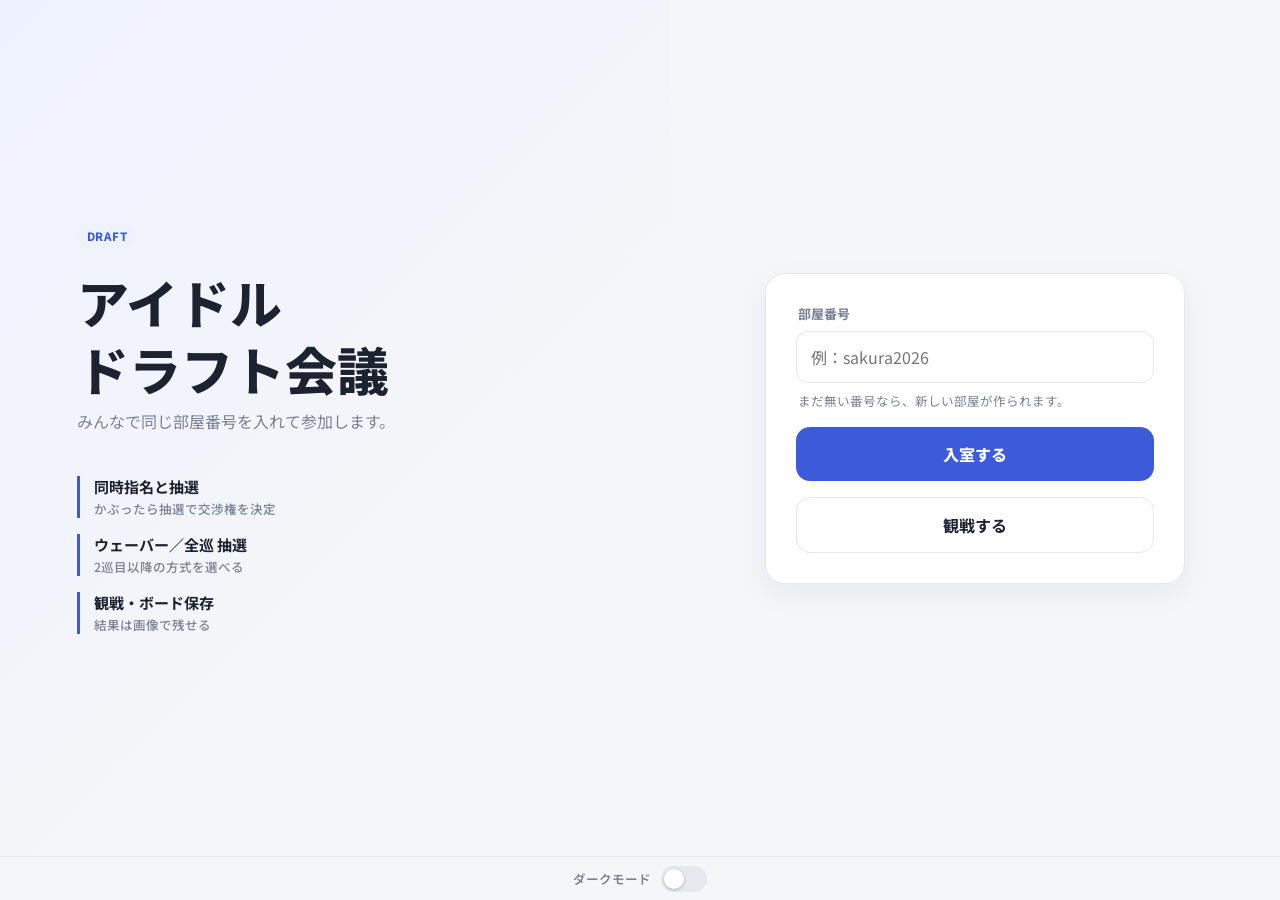
<file: index.html>
<!DOCTYPE html>
<html lang="ja">
<head>
<meta charset="UTF-8">
<meta name="viewport" content="width=device-width, initial-scale=1.0, maximum-scale=1.0">
<title>ドラフト会議シミュレーター</title>
<link rel="preconnect" href="https://fonts.googleapis.com">
<link rel="preconnect" href="https://fonts.gstatic.com" crossorigin>
<link href="https://fonts.googleapis.com/css2?family=Noto+Sans+JP:wght@400;500;700;800&display=swap" rel="stylesheet">
<script>/* 画面を描く前に、前回選んだ表示(ライト/ダーク)を当てる */try{if(localStorage.getItem('idol_draft_theme')==='dark')document.documentElement.dataset.theme='dark';}catch(e){}</script>
<style>
/* ===== 色(ライト=白基調 / ダーク=黒基調)。切り替えは画面下のスイッチ(html[data-theme]) ===== */
:root{
  --bg:#f5f6f8; --surface:#fff; --surface2:#f0f2f5; --text:#1c2230; --muted:#7a8194; --line:#e6e8ee;
  --accent:#3b5bdb; --accent-soft:#eef2ff; --on-accent:#fff;
  --gold:#d9a400; --gold-soft:#fff6d6; --gold-text:#8a6500;
  --danger:#d64545; --chip-on:#1c2230; --chip-on-text:#fff;
  --shadow:0 1px 2px rgba(20,30,60,.05); --overlay:rgba(15,20,35,.45);
  --themebar-h:44px;
  color-scheme:light;
}
html[data-theme="dark"]{
  --bg:#0d0e11; --surface:#17191e; --surface2:#1f2229; --text:#eef0f4; --muted:#8b92a1; --line:#272b33;
  --accent:#5b7cfa; --accent-soft:rgba(91,124,250,.16); --on-accent:#fff;
  --gold:#e3b341; --gold-soft:rgba(227,179,65,.14); --gold-text:#f0cd6e;
  --danger:#ff6b6b; --chip-on:#eef0f4; --chip-on-text:#0d0e11;
  --shadow:none; --overlay:rgba(0,0,0,.6);
  color-scheme:dark;
}
*{box-sizing:border-box;}
html,body{margin:0; padding:0;}
body{background:var(--bg); color:var(--text); font-family:'Noto Sans JP','Hiragino Sans',sans-serif; -webkit-font-smoothing:antialiased; -webkit-tap-highlight-color:transparent;}
button{font-family:inherit; color:inherit;}
#app{display:flex; flex-direction:column; min-height:100vh; padding-bottom:calc(var(--themebar-h) + env(safe-area-inset-bottom));}
.boot{padding:40px 20px; color:var(--muted); text-align:center;}

/* ヘッダー(1行) */
.hd{position:sticky; top:0; z-index:20; background:var(--surface); border-bottom:1px solid var(--line); padding:12px 16px 12px 18px; display:flex; align-items:center; gap:10px; min-height:56px;}
.hd-r{font-size:18px; font-weight:800; white-space:nowrap;}
.hd-p{font-size:13px; color:var(--muted); overflow:hidden; text-overflow:ellipsis; white-space:nowrap; min-width:0;}
.hd .tag{flex:none;}
.hd-menu{margin-left:auto; flex:none; width:38px; height:38px; border:none; background:none; border-radius:50%; font-size:21px; color:var(--muted); cursor:pointer;}
.hd-menu:active{background:var(--surface2);}

/* 本文 */
.page{flex:1; width:100%; max-width:640px; margin:0 auto; padding:16px 16px 24px;}
.side{display:flex; flex-direction:column; gap:0;}
.lbl{display:block; font-size:13px; color:var(--muted); font-weight:700; margin:18px 2px 8px;}
.page > .main > .lbl:first-child, .side > .lbl:first-child, .panel > .lbl:first-child{margin-top:2px;}
.note{font-size:12.5px; color:var(--muted); line-height:1.6; margin:8px 2px 0;}
.center{text-align:center;}
.alert{background:var(--gold-soft); color:var(--gold-text); border-radius:12px; padding:11px 14px; font-size:13.5px; font-weight:700; margin-bottom:12px; line-height:1.5;}
.alert.err{background:rgba(214,69,69,.12); color:var(--danger);}
.list{background:var(--surface); border-radius:14px; overflow:hidden; box-shadow:var(--shadow);}
.panel{background:var(--surface); border:1px solid var(--line); border-radius:14px; padding:16px; margin-top:14px;}
.pc-only{display:none !important;}

/* 入力 */
input[type=text],input[type=number]{width:100%; background:var(--surface); border:1px solid var(--line); border-radius:12px; padding:13px 14px; color:var(--text); font-size:16px; font-family:inherit;}
input:focus{outline:none; border-color:var(--accent);}
input.search{padding-left:40px; background:var(--surface) url("data:image/svg+xml,%3Csvg xmlns='http://www.w3.org/2000/svg' width='18' height='18' viewBox='0 0 24 24' fill='none' stroke='%238b92a1' stroke-width='2.4' stroke-linecap='round'%3E%3Ccircle cx='11' cy='11' r='7'/%3E%3Cpath d='m20 20-3.5-3.5'/%3E%3C/svg%3E") no-repeat 14px center;}
.two{display:flex; gap:10px;} .two > *{flex:1; min-width:0;}
.stepper{display:flex; align-items:center; background:var(--surface); border:1px solid var(--line); border-radius:12px; padding:6px;}
.stepper input{border:none; background:none; text-align:center; font-size:18px; font-weight:800; padding:6px 0; -moz-appearance:textfield;}
.stepper input::-webkit-inner-spin-button,.stepper input::-webkit-outer-spin-button{-webkit-appearance:none; margin:0;}
.stepper button{flex:none; width:34px; height:34px; border-radius:50%; border:none; background:var(--surface2); color:var(--muted); font-size:18px; font-weight:800; cursor:pointer;}
.seg{display:flex; background:var(--surface2); border-radius:12px; padding:4px; gap:4px;}
.seg button{flex:1; border:none; background:none; padding:10px 6px; border-radius:9px; font-size:13.5px; font-weight:700; color:var(--muted); cursor:pointer; line-height:1.4; word-break:keep-all;}
.seg button.active{background:var(--surface); color:var(--accent); box-shadow:0 1px 3px rgba(0,0,0,.12);}

/* ボタン */
.btn{display:block; width:100%; text-align:center; padding:15px; border:none; border-radius:14px; font-size:16px; font-weight:800; background:var(--accent); color:var(--on-accent); cursor:pointer; text-decoration:none; transition:transform .08s ease, opacity .15s ease;}
.btn:active{transform:scale(.98);}
.btn:disabled{background:var(--surface2); color:var(--muted); cursor:default; transform:none;}
.btn.line{background:transparent; border:1px solid var(--line); color:var(--text); font-weight:700;}
.btn.gold{background:var(--gold); color:#2a2000;}
.btn.red{background:var(--danger); color:#fff;}
.btn.link{background:transparent; color:var(--muted); font-size:13.5px; font-weight:600; padding:10px 0 2px;}
.btn + .btn{margin-top:10px;}
.btn.link + .btn.link{margin-top:0;}
.page .btn,.gate-layout .btn{margin-top:16px;}

/* 下に固定するボタン欄 */
.actionbar{position:sticky; bottom:calc(var(--themebar-h) + env(safe-area-inset-bottom)); z-index:15; background:var(--surface); border-top:1px solid var(--line);}
.actionbar-in{max-width:640px; margin:0 auto; padding:12px 16px 12px;}
.bar-info{font-size:12.5px; color:var(--muted); margin-bottom:8px; display:flex; align-items:center; gap:6px;}
.bar-note{font-size:13.5px; color:var(--muted); text-align:center; margin:4px 0;}
.dots{display:inline-flex; gap:4px; flex-wrap:wrap;} .dots i{width:8px; height:8px; border-radius:50%; background:var(--line); display:inline-block;} .dots i.ok{background:var(--accent);}
.prog{display:flex; align-items:center; gap:10px; justify-content:center; font-size:13px; color:var(--muted); margin:16px 0 0;}

/* 画面下のダークモードスイッチ */
.themebar{position:fixed; left:0; right:0; bottom:0; z-index:50; height:calc(var(--themebar-h) + env(safe-area-inset-bottom)); padding-bottom:env(safe-area-inset-bottom); background:var(--bg); border-top:1px solid var(--line); display:flex; align-items:center; justify-content:center; gap:10px; font-size:12.5px; color:var(--muted); font-weight:600;}
.switch{position:relative; width:46px; height:26px; border-radius:13px; border:none; background:var(--line); cursor:pointer; padding:0; transition:background .2s ease;}
.switch::after{content:""; position:absolute; top:3px; left:3px; width:20px; height:20px; border-radius:50%; background:#fff; box-shadow:0 1px 3px rgba(0,0,0,.25); transition:transform .2s ease;}
.switch[aria-checked="true"]{background:var(--accent);}
.switch[aria-checked="true"]::after{transform:translateX(20px);}

/* グループのタブ */
.tabs{display:flex; gap:8px; margin:12px -16px 10px; padding:0 16px 2px; overflow-x:auto; white-space:nowrap; scrollbar-width:none;}
.tabs::-webkit-scrollbar{display:none;}
.tab{flex:none; padding:7px 13px; border-radius:100px; background:var(--surface); border:1px solid var(--line); font-size:13px; color:var(--muted); font-weight:700; cursor:pointer;}
.tab.on{background:var(--chip-on); border-color:var(--chip-on); color:var(--chip-on-text);}
.tabs.dim .tab.on{background:var(--surface); border-color:var(--line); color:var(--muted);}

/* 選手一覧 */
.player-list{background:var(--surface); border-radius:14px; overflow:hidden; box-shadow:var(--shadow);}
.player-item{display:flex; align-items:center; gap:12px; padding:10px 14px; border-bottom:1px solid var(--line); cursor:pointer; min-height:62px;}
.player-item.last-visible{border-bottom:none;}
.player-item .pname{font-size:15.5px; font-weight:700;}
.player-item.selected{background:var(--accent-soft);}
.player-item.selected::after{content:"✓"; margin-left:auto; flex:none; width:24px; height:24px; border-radius:50%; background:var(--accent); color:#fff; display:flex; align-items:center; justify-content:center; font-size:13px; font-weight:800;}
.player-item.taken{cursor:default;}
.player-item.taken .pname{color:var(--muted);}
.picked-tag{margin-left:auto; font-size:11.5px; color:var(--muted);}
.list-empty{padding:18px 14px; color:var(--muted); font-size:13.5px; text-align:center;}

/* 写真 */
.ph{display:inline-flex; align-items:center; justify-content:center; flex:none; border-radius:50%; overflow:hidden; background:var(--ph-bg,#4a5568); color:#fff; font-weight:800; position:relative;}
.ph img{width:100%; height:100%; object-fit:cover; object-position:50% 20%; display:block;}
.ph-sm{width:44px; height:44px; font-size:17px;}
.ph-md{width:36px; height:36px; font-size:14px;}
.ph-lg{width:170px; height:170px; font-size:70px; margin:14px auto 12px; box-shadow:0 0 0 6px var(--bg), 0 0 0 8px var(--gold);}
.ph-lg.winner{animation:phglow 1.6s ease-in-out infinite alternate;}
.ph-empty{background:var(--surface2);}
@keyframes phglow{from{box-shadow:0 0 0 6px var(--bg),0 0 0 8px var(--gold),0 0 18px 4px rgba(217,164,0,.35);}to{box-shadow:0 0 0 6px var(--bg),0 0 0 8px var(--gold),0 0 44px 14px rgba(217,164,0,.6);}}

/* 球団の一覧 */
.team-row{display:flex; align-items:center; gap:10px; padding:13px 14px; border-bottom:1px solid var(--line); font-size:15px; width:100%; background:none; border-left:none; border-right:none; border-top:none; text-align:left; cursor:pointer;}
.team-row:last-child{border-bottom:none;}
.team-row .dot{width:10px; height:10px; border-radius:50%; flex:none;}
.team-row .who{margin-left:auto; font-size:13px; color:var(--muted);}
.team-row.taken{color:var(--muted); cursor:default;}
.team-row.mine{background:var(--accent-soft);}
.team-row.mine .who{color:var(--accent); font-weight:700;}
.team-row.free .who{color:var(--accent); font-weight:700;}

/* タグ・チップ */
.tag{font-size:11px; font-weight:700; color:var(--gold-text); background:var(--gold-soft); padding:3px 7px; border-radius:6px; white-space:nowrap;}
.tag.me{color:var(--accent); background:var(--accent-soft);}
.tag.gray{color:var(--muted); background:var(--surface2);}
.badge{display:inline-block; font-size:11.5px; font-weight:800; letter-spacing:.06em; padding:4px 10px; border-radius:100px; background:var(--accent-soft); color:var(--accent);}
.chips{display:flex; gap:6px; flex-wrap:wrap;}
.chip{font-size:13px; padding:6px 11px; border-radius:100px; background:var(--surface); border:1px solid var(--line); color:var(--muted);}
.chip.now{background:var(--accent); border-color:var(--accent); color:#fff; font-weight:700;}
.chip.ok{color:var(--text); font-weight:700;}
.chip.done{opacity:.45;}

/* 待ち表示 */
.wait{text-align:center; padding:22px 10px 8px;}
.wait-big{font-size:20px; font-weight:800; line-height:1.4;}
.wait-sm{font-size:13.5px; color:var(--muted); margin-top:6px; line-height:1.6;}

/* 指名結果の行 */
.srow{display:flex; align-items:center; gap:12px; padding:11px 14px; border-bottom:1px solid var(--line);}
.srow:last-child{border-bottom:none;}
.s-team{font-size:13px; color:var(--muted); width:64px; flex:none; overflow:hidden; text-overflow:ellipsis; white-space:nowrap;}
.s-player{flex:1; font-size:15.5px; font-weight:700; min-width:0;}
.s-player.e{color:var(--muted); font-weight:500;}

/* 確定表示 */
.decided{text-align:center; padding:10px 0 4px;}
.decided .k{font-size:13px; color:var(--accent); font-weight:800;}
.decided .ph-lg{box-shadow:0 0 0 6px var(--bg), 0 0 0 8px var(--accent);}
.decided .n{font-size:24px; font-weight:800;}

/* 抽選 */
.lot{text-align:center; padding-top:8px;}
.lot-k{font-size:12.5px; color:var(--muted); font-weight:700; letter-spacing:.08em;}
.lot-name{font-size:26px; font-weight:800;}
.lot-grp{font-size:13px; color:var(--muted); margin-top:2px;}
.vs{display:flex; justify-content:center; flex-wrap:wrap; gap:10px; margin:20px 0 0;}
.vs span{padding:10px 18px; border-radius:12px; background:var(--surface); border:1px solid var(--line); font-weight:700; font-size:15px;}
.vs span.win{border:2px solid var(--gold); background:var(--gold-soft);}
.vs span.lose{color:var(--muted); opacity:.6;}
.lot-slot{margin:22px auto 0; font-size:24px; font-weight:800; min-height:34px;}
.lot-slot.winner{animation:pop .4s ease;}
.lot-sub{font-size:15px; color:var(--muted); min-height:22px;}
@keyframes pop{0%{transform:scale(.9);}60%{transform:scale(1.06);}100%{transform:scale(1);}}

/* ドラフトボード */
.board-scroll{overflow:auto; max-height:60vh; background:var(--surface); border-radius:14px; box-shadow:var(--shadow);}
.board-table{border-collapse:separate; border-spacing:0; width:100%; font-size:13px;}
.board-table th,.board-table td{padding:10px 10px; border-bottom:1px solid var(--line); text-align:left; white-space:nowrap;}
.board-table tr:last-child td{border-bottom:none;}
.board-table th{position:sticky; top:0; z-index:1; font-size:12px; color:var(--muted); font-weight:700; background:var(--surface2);}
.board-table th:first-child,.board-table td:first-child{position:sticky; left:0; z-index:2; text-align:center; color:var(--muted); width:34px; background:var(--surface);}
.board-table th:first-child{background:var(--surface2); z-index:3;}
.board-table td.e{color:var(--muted);}
.lot-dot{color:var(--gold); font-size:10px; margin-left:3px; vertical-align:middle;}

/* 入室画面 */
.gate-layout{flex:1; width:100%; max-width:480px; margin:0 auto; padding:34px 20px 24px;}
.gate-feat{display:none;}
.title{font-size:28px; font-weight:800; line-height:1.3; margin:16px 0 6px;}
.lead{font-size:14px; color:var(--muted); line-height:1.6; margin:0 0 6px;}

/* トースト・モーダル・メニュー */
.toast{position:fixed; left:50%; bottom:calc(var(--themebar-h) + 90px); transform:translateX(-50%); background:var(--text); color:var(--bg); padding:12px 18px; border-radius:12px; font-size:13.5px; max-width:88%; box-shadow:0 8px 24px rgba(0,0,0,.25); z-index:300; text-align:center; opacity:0; transition:opacity .2s ease; pointer-events:none;}
.toast.show{opacity:1;}
/* 通信中の表示: 上部の細い帯と、押したボタンのくるくる */
.netbar{position:fixed; top:0; left:0; right:0; height:3px; z-index:400; overflow:hidden; opacity:0; transition:opacity .2s ease; pointer-events:none;}
.netbar.show{opacity:1;}
.netbar::before{content:""; position:absolute; top:0; bottom:0; left:-40%; width:40%; background:var(--accent); animation:netbar 1s ease-in-out infinite;}
@keyframes netbar{from{left:-40%;}to{left:100%;}}
.is-busy{opacity:.65; pointer-events:none;}
.btn.is-busy::after{content:""; display:inline-block; width:14px; height:14px; margin-left:8px; vertical-align:-2px; border:2px solid currentColor; border-right-color:transparent; border-radius:50%; animation:spin .7s linear infinite;}
@keyframes spin{to{transform:rotate(360deg);}}
.modal-overlay{position:fixed; inset:0; background:var(--overlay); display:flex; align-items:center; justify-content:center; z-index:200; padding:20px;}
.modal-box{background:var(--surface); color:var(--text); border-radius:18px; padding:22px 20px 18px; max-width:360px; width:100%; box-shadow:0 20px 40px rgba(0,0,0,.3);}
.modal-box p{font-size:15.5px; font-weight:700; line-height:1.6; margin:0 0 18px;}
.modal-box .row{display:flex; gap:10px;}
.modal-box .row > *{flex:1; margin-top:0 !important; padding:13px; font-size:15px;}
.sheet-overlay{position:fixed; inset:0; background:var(--overlay); z-index:200; display:flex; align-items:flex-end; justify-content:center;}
.sheet{width:100%; max-width:640px; max-height:86vh; overflow-y:auto; background:var(--surface); color:var(--text); border-radius:22px 22px 0 0; padding:10px 18px calc(24px + env(safe-area-inset-bottom));}
.sheet .grab{width:40px; height:5px; border-radius:3px; background:var(--line); margin:0 auto 12px;}
.sheet-title{font-size:16px; font-weight:800; margin:4px 2px 12px;}
.sheet .it{display:flex; align-items:center; gap:10px; width:100%; padding:15px 4px; border:none; border-bottom:1px solid var(--line); background:none; font-size:15.5px; font-weight:600; text-align:left; cursor:pointer;}
.sheet .it:last-child{border-bottom:none;}
.sheet .it .r{margin-left:auto; color:var(--muted); font-size:13.5px; font-weight:500;}
.sheet .it.danger{color:var(--danger);}
.sheet .it.sub{font-size:13px; color:var(--muted);}
.dbg{font-size:12px; color:var(--muted); line-height:1.9;}
.dbg b{color:var(--text);}

/* ===== PC / タブレット幅 ===== */
@media (min-width:768px){
  .hd{padding:14px 28px;}
  .page{padding:22px 28px 28px;}
  .page.wide{max-width:1000px;}
  .page.has-side{max-width:1000px; display:grid; grid-template-columns:minmax(0,1fr) 300px; gap:24px; align-items:start;}
  .page.has-side .side{position:sticky; top:80px;}
  .page.has-side .side > .panel:first-child,.page.has-side .side > .lbl:first-child{margin-top:0;}
  .pc-only{display:block !important;}
  .actionbar.mobile-only{display:none;}
  .actionbar-in{max-width:640px;}
  .tabs{flex-wrap:wrap; overflow:visible; margin:12px 0 12px; padding:0;}
  .player-list{display:grid; grid-template-columns:repeat(auto-fill,minmax(210px,1fr)); gap:10px; background:none; box-shadow:none; border-radius:0; overflow:visible;}
  .player-item,.player-item.last-visible{background:var(--surface); border:1px solid var(--line); border-radius:12px;}
  .player-item.selected{border-color:var(--accent); background:var(--accent-soft);}
  .board-scroll{max-height:70vh;}
  .board-table{font-size:13.5px;}
  /* 入室画面(PC): 左にタイトルと特徴、右に入力欄のカード */
  .gate-layout{max-width:none; margin:0; padding:0; display:grid; grid-template-columns:minmax(0,1.1fr) minmax(0,1fr); min-height:calc(100vh - var(--themebar-h));}
  .gate-intro{display:flex; flex-direction:column; justify-content:center; padding:40px 6vw; background:linear-gradient(135deg, var(--accent-soft), transparent 70%);}
  .gate-intro .title{font-size:52px; margin-top:20px;}
  .gate-intro .lead{font-size:16px;}
  .gate-feat{display:flex; flex-direction:column; gap:16px; margin-top:36px;}
  .gate-feat > div{font-size:15px; font-weight:700; padding-left:14px; border-left:3px solid var(--accent);}
  .gate-feat small{display:block; font-weight:500; color:var(--muted); font-size:12.5px; margin-top:2px;}
  .gate-form-wrap{display:flex; align-items:center; justify-content:center; padding:40px 5vw;}
  .gate-form{width:100%; max-width:420px; background:var(--surface); border:1px solid var(--line); border-radius:20px; padding:30px; box-shadow:0 10px 30px rgba(20,30,60,.06);}
  .gate-form > .lbl:first-of-type{margin-top:0;}
}
@media (min-width:1200px){
  .page.wide,.page.has-side{max-width:1240px;}
  .page.has-side{grid-template-columns:minmax(0,1fr) 320px;}
}
</style>
</head>
<body>
<div id="app"><div class="boot">読み込み中...</div></div>
<script>
const TEAM_COLORS=['#e3b341','#3e8963','#d9534f','#5a9bdc','#b06ae2','#e2903e','#3ec6c6','#c6a15b','#8c97ab','#e2609e','#6ae28c','#9b7be2','#d97ba0','#79a86a','#c98f4f','#5e8fd9','#a35ce0','#4fae94','#d96b6b','#8f9c4f'];
let PRESET_PLAYERS=[];
let PHOTO_MAP={};
const GROUP_PH_COLORS={'乃木坂46':'#7b4fa0','櫻坂46':'#d9779a','日向坂46':'#5a9bdc','=LOVE':'#e2609e','≠ME':'#3ec6c6','≒JOY':'#e2903e','僕が見たかった青空':'#4fae94','WHITE SCORPION':'#8c97ab','Rain Tree':'#79a86a'};
function photoHTML(name, size, extraCls, playerId){
  const pl=state&&state.players?state.players.find(x=>x.name===name):null;
  const bg=GROUP_PH_COLORS[pl?pl.pos:'']||'#4a5568';
  const url=PHOTO_MAP[name];
  const ini=esc(String(name||'?').charAt(0));
  const img=url?`<img src="${esc(url)}" alt="" loading="lazy" referrerpolicy="no-referrer" data-ini="${ini}">`:ini;
  const act=(url&&playerId)?` data-act="show-photo" data-id="${esc(playerId)}" style="--ph-bg:${bg}; cursor:zoom-in;"`:` style="--ph-bg:${bg}"`;
  return `<span class="ph ph-${size} ${extraCls||''}"${act}>${img}</span>`;
}
document.addEventListener('error',e=>{ const t=e.target; if(t&&t.tagName==='IMG'&&t.dataset&&t.dataset.ini!==undefined){ t.replaceWith(document.createTextNode(t.dataset.ini)); } },true);
let presetPlayersLoadError=false;
async function loadPresetPlayers(){
  try{
    const res=await fetch('./players.json');
    if(!res.ok) throw new Error('HTTP '+res.status);
    const data=await res.json();
    // {name, group} 形式のJSONを内部形式(name, pos)に変換
    PRESET_PLAYERS=data.map(p=>[p.name, p.group]);
    PHOTO_MAP={}; data.forEach(p=>{ if(p.photo) PHOTO_MAP[p.name]=p.photo; });
  }catch(e){
    presetPlayersLoadError=true;
    PRESET_PLAYERS=[];
  }
}
let roomCode=null, state=null, myId=null, lastStateStr=null;
let selectedPlayerId=null, showBoard=false, boardTaken=true;
const app=document.getElementById('app');
const uid=(p)=>p+'_'+Date.now().toString(36)+Math.random().toString(36).slice(2,7);
const esc=(s)=>String(s??'').replace(/[&<>"']/g,c=>({'&':'&amp;','<':'&lt;','>':'&gt;','"':'&quot;',"'":'&#39;'}[c]));

/* ▼▼ 主催者が作成したFirebase Realtime DatabaseのURLに書き換え済み ▼▼ */
const FIREBASE_URL='https://idol-draft-default-rtdb.asia-southeast1.firebasedatabase.app';
/* ▲▲ ここまで ▲▲ */

function sanitizeRoomCode(s){
  return String(s||'').trim().replace(/[\s\/\\'"]/g,'').slice(0,24);
}
function roomUrl(){ return `${FIREBASE_URL}/rooms/${encodeURIComponent(roomCode)}.json`; }
function identityKey(){ return `idol_draft_identity:${roomCode}`; }
function lockUrl(){ return `${FIREBASE_URL}/locks/${encodeURIComponent(roomCode)}.json`; }
const LOCK_TIMEOUT_MS=15000;
const FETCH_TIMEOUT_MS=7000;
/* 通信に待ち時間の上限を付ける(電波が悪いと応答が返らず、ボタンが無反応のままになるため) */
function fetchT(url, opts){
  const ctrl=new AbortController();
  const timer=setTimeout(()=>ctrl.abort(), FETCH_TIMEOUT_MS);
  return fetch(url, {...(opts||{}), signal:ctrl.signal}).finally(()=>clearTimeout(timer));
}

/* 排他ロック取得: if-none-match:'*' はレスポンスヘッダーの読み取りに依存せず、
   ステータスコード(412=既にロックあり)だけで判定できるため確実に動作する */
async function tryAcquireLock(token){
  try{
    const res=await fetchT(lockUrl(), {
      method:'PUT',
      headers:{'Content-Type':'application/json','if-none-match':'*'},
      body:JSON.stringify({token, ts:Date.now()})
    });
    if(res.ok) return true;
    if(res.status===412){
      try{
        const cur=await fetchT(lockUrl(), {headers:{'X-Firebase-ETag':'true'}});
        const text=await cur.text();
        const data=(text && text!=='null') ? JSON.parse(text) : null;
        // ちょうど解放された直後なら、無理に上書きせず取り直す(上書きすると複数の端末が同時にロックを持ってしまう)
        if(!data) return false;
        // 既存ロックが古すぎる(操作中に落ちた等)場合は期限切れとみなして奪取。
        // ETagが読めれば「見たときのまま」の場合だけ上書きするので、同時に奪いに来ても1台だけが成功する
        if((Date.now()-data.ts) > LOCK_TIMEOUT_MS){
          const etag=cur.headers.get('ETag');
          const headers={'Content-Type':'application/json'};
          if(etag) headers['if-match']=etag;
          const force=await fetchT(lockUrl(), {method:'PUT', headers, body:JSON.stringify({token, ts:Date.now()})});
          return force.ok;
        }
      }catch(e){}
      return false;
    }
    return false;
  }catch(e){
    // 応答が返らなかっただけで、ロック自体は取れている場合がある。自分のロックなら消しておく(残ると15秒間だれも操作できない)。
    // 消す処理は待たずに裏で行い、呼び出し元にはすぐ「通信できなかった」と返す
    (async ()=>{
      try{
        const cur=await fetchT(lockUrl());
        const text=await cur.text();
        const data=(text && text!=='null') ? JSON.parse(text) : null;
        if(data && data.token===token) await fetchT(lockUrl(), {method:'DELETE'});
      }catch(e2){}
    })();
    return 'offline';
  }
}
async function releaseLock(){
  try{ await fetchT(lockUrl(), {method:'DELETE'}); }catch(e){}
}
const LOCK_WAIT_MS=20000;
let lockDepth=0; // 自分の端末で書き込み中の操作の数
/* 状態を書き換える操作は必ずこれで包み、同時操作による上書き事故を防ぐ。
   大勢が同時に押しても失敗しないよう、ロックが空くまで最大20秒、少しずつ間隔をずらしながら取り直す。
   通信そのものができなかったときは、待たずにすぐ知らせる */
async function withRoomLock(fn){
  const token=uid('lock');
  let acquired=false, attempts=0, offline=false;
  const started=Date.now();
  lockDepth++; setNetBusy(+1);
  try{
    while(true){
      attempts++;
      const r=await tryAcquireLock(token);
      if(r==='offline'){ offline=true; break; }
      acquired=r;
      if(acquired || Date.now()-started>LOCK_WAIT_MS) break;
      await new Promise(r=>setTimeout(r, 120+Math.random()*300));
    }
    dbg.lastLock={ok:acquired, at:nowStr(), attempts};
    if(offline){
      showToast('通信できませんでした。電波の良い場所でもう一度お試しください。');
      render();
      return false;
    }
    if(!acquired){
      showToast('他の操作と混み合っています。少し待ってからもう一度お試しください。');
      await refreshState(); render();
      return false;
    }
    try{
      await fn();
      return true;
    } finally {
      await releaseLock();
    }
  } finally {
    lockDepth--; setNetBusy(-1);
  }
}


const dbg={
  lastGet:{ok:null, at:null, len:null, err:null},
  lastSet:{ok:null, at:null, len:null, err:null},
  lastPoll:{ok:null, at:null, changed:null, err:null},
  lastLock:{ok:null, at:null, attempts:0},
  pollCount:0
};
function nowStr(){ return new Date().toLocaleTimeString('ja-JP'); }

let netBusyCount=0, netbarTimer=null;
/* 通信中は画面上部に細い帯を出す(押したのに何も起きていないように見えないように) */
function setNetBusy(d){
  netBusyCount=Math.max(0, netBusyCount+d);
  const bar=document.getElementById('__netbar');
  if(!bar) return;
  clearTimeout(netbarTimer);
  if(netBusyCount>0) netbarTimer=setTimeout(()=>bar.classList.add('show'), 200);
  else bar.classList.remove('show');
}
let toastTimer=null;
function showToast(msg){
  let el=document.getElementById('__toast');
  if(!el){ el=document.createElement('div'); el.id='__toast'; el.className='toast'; document.body.appendChild(el); }
  el.textContent=msg;
  el.classList.add('show');
  clearTimeout(toastTimer);
  toastTimer=setTimeout(()=>{ el.classList.remove('show'); }, 2600);
}
function showConfirm(msg, okLabel, cancelLabel){
  return new Promise((resolve)=>{
    const overlay=document.createElement('div');
    overlay.className='modal-overlay';
    overlay.innerHTML=`<div class="modal-box">
      <p>${esc(msg)}</p>
      <div class="row">
        <button class="btn line" id="__mc-cancel">${esc(cancelLabel||'キャンセル')}</button>
        <button class="btn red" id="__mc-ok">${esc(okLabel||'実行')}</button>
      </div>
    </div>`;
    document.body.appendChild(overlay);
    const cleanup=(result)=>{ overlay.remove(); resolve(result); };
    overlay.querySelector('#__mc-ok').addEventListener('click', ()=>cleanup(true));
    overlay.querySelector('#__mc-cancel').addEventListener('click', ()=>cleanup(false));
    overlay.addEventListener('click',(e)=>{ if(e.target===overlay) cleanup(false); });
  });
}

function loadIdentity(){
  if(!roomCode) return null;
  try{ const raw=localStorage.getItem(identityKey()); return raw?JSON.parse(raw):null; }catch(e){ return null; }
}
function saveIdentityLocal(){
  if(!roomCode) return;
  try{ localStorage.setItem(identityKey(), JSON.stringify(myId)); }catch(e){}
}
function clearIdentityLocal(){
  if(!roomCode) return;
  try{ localStorage.removeItem(identityKey()); }catch(e){}
}
function loadLastRoom(){
  try{ return localStorage.getItem('idol_draft_last_room')||''; }catch(e){ return ''; }
}
function saveLastRoom(code){
  try{ localStorage.setItem('idol_draft_last_room', code); }catch(e){}
}

function normalizeState(s){
  if(!s) return s;
  s.teams = s.teams || [];
  s.players = s.players || [];
  s.log = s.log || [];
  s.waiverOrder = s.waiverOrder || [];
  s.settings = s.settings || {};
  if(s.settings.lotteryAllRounds===undefined) s.settings.lotteryAllRounds=false;
  s.currentRoundOrder = s.currentRoundOrder || [];
  s.round1 = s.round1 || {};
  s.round1.submissions = s.round1.submissions || {};
  s.round1.pendingTeamIds = s.round1.pendingTeamIds || [];
  s.round1.lotteryQueue = s.round1.lotteryQueue || [];
  if(s.round1.currentLottery===undefined) s.round1.currentLottery = null;
  if(s.roundSummary===undefined) s.roundSummary = null;
  if(s.roundSummary) s.roundSummary.acked = s.roundSummary.acked || {};
  if(s.pendingAfterSummary===undefined) s.pendingAfterSummary = null;
  if(Array.isArray(s.teams)){
    s.teams.forEach(t=>{
      if(t.claimedBy===undefined) t.claimedBy=null;
      if(t.retiredFromRound===undefined) t.retiredFromRound=null;
    });
  }
  if(Array.isArray(s.players)){
    s.players.forEach(p=>{
      if(p.ownerTeamId===undefined) p.ownerTeamId=null;
      if(p.round===undefined) p.round=null;
      if(!p.pos) p.pos='';
    });
  }
  return s;
}
let currentEtag=null;
let stateSeq=0; // 自分で読み込み・保存するたびに増やす番号。古いポーリング結果で画面を戻さないために使う
async function refreshState(){
  if(!roomCode){ state=null; currentEtag=null; return; }
  try{
    const res=await fetchT(roomUrl(), {headers:{'Accept':'application/json','X-Firebase-ETag':'true'}});
    if(!res.ok) throw new Error(`HTTP ${res.status}`);
    const text=await res.text();
    stateSeq++;
    state = (text && text!=='null') ? normalizeState(JSON.parse(text)) : null;
    lastStateStr = text;
    currentEtag = res.headers.get('ETag');
    dbg.lastGet={ok:true, at:nowStr(), len:text?text.length:0, err:null};
  }catch(e){
    state=null;
    dbg.lastGet={ok:false, at:nowStr(), len:null, err:(e&&e.message)||String(e)};
  }
}
/* 保存前に読み込んだ時点(currentEtag)から他の端末が書き換えていた場合は
   409/412で拒否されるようにし、競合時は保存せず最新状態を取り直す。
   戻り値: 保存できたら true、競合・失敗で保存できなかったら false */
async function saveState(){
  try{
    const body=JSON.stringify(state);
    const headers={'Content-Type':'application/json','X-Firebase-ETag':'true'};
    if(currentEtag) headers['if-match']=currentEtag;
    const res=await fetchT(roomUrl(), {method:'PUT', headers, body});
    if(res.status===412){
      dbg.lastSet={ok:false, at:nowStr(), len:null, err:'競合(412): 他の端末が先に更新しました'};
      showToast('他の操作と競合したため保存を中断し、最新の状態を取得しました。もう一度お試しください。');
      await refreshState();
      render();
      return false;
    }
    if(!res.ok) throw new Error(`HTTP ${res.status}`);
    stateSeq++;
    lastStateStr=body;
    const newEtag=res.headers.get('ETag');
    if(newEtag) currentEtag=newEtag;
    dbg.lastSet={ok:true, at:nowStr(), len:body.length, err:null};
    return true;
  }catch(e){
    dbg.lastSet={ok:false, at:nowStr(), len:null, err:(e&&e.message)||String(e)};
    showToast('保存に失敗しました。通信状況を確認してもう一度お試しください。');
    return false;
  }
}
let pollInFlight=false;
async function pollLoop(){
  // 前回の読み込みがまだ終わっていない時と、自分の書き込み中は読み込まない(古い状態で画面が戻るのを防ぐ)
  if(!roomCode || pollInFlight || lockDepth>0) return;
  pollInFlight=true;
  const seqAtStart=stateSeq;
  dbg.pollCount++;
  try{
    const res=await fetchT(roomUrl(), {headers:{'Accept':'application/json','X-Firebase-ETag':'true'}});
    if(!res.ok) throw new Error(`HTTP ${res.status}`);
    const text=await res.text();
    // 待っている間に自分が新しい状態を読み込んだ・保存した場合は、この結果は古いので使わない
    if(seqAtStart!==stateSeq || lockDepth>0) return;
    const changed=(text!==lastStateStr);
    dbg.lastPoll={ok:true, at:nowStr(), changed, err:null};
    if(changed){
      lastStateStr=text;
      currentEtag=res.headers.get('ETag');
      state=(text && text!=='null')?normalizeState(JSON.parse(text)):null;
      renderFromPoll();
    } else {
      currentEtag=res.headers.get('ETag')||currentEtag;
      updateDebugPanelInPlace();
    }
  }catch(e){
    dbg.lastPoll={ok:false, at:nowStr(), changed:null, err:(e&&e.message)||String(e)};
    updateDebugPanelInPlace();
  }finally{
    pollInFlight=false;
    watchDecidedLottery();
  }
}
/* 押している最中(指を置いてから離すまで)は、ポーリングによる描き直しを待たせる。
   描き直すと押したボタンが作り直されて、操作が無反応になるため */
let pointerDown=false, renderPending=false;
function renderFromPoll(){
  if(pointerDown){ renderPending=true; return; }
  render();
}
document.addEventListener('pointerdown', ()=>{ pointerDown=true; }, true);
function releasePointer(){
  pointerDown=false;
  if(!renderPending) return;
  setTimeout(()=>{ if(!pointerDown && renderPending){ renderPending=false; render(); } }, 350);
}
document.addEventListener('pointerup', releasePointer, true);
document.addEventListener('pointercancel', releasePointer, true);
/* 別のアプリから戻ってきたら、すぐに最新の状態を読み込む */
document.addEventListener('visibilitychange', ()=>{ if(document.visibilityState==='visible') pollLoop(); });

function assignPick(teamId, playerId, round, method){
  // 安全策: 同じ球団が同じ巡に既に指名済み、またはこの選手が既に別球団に割り当て済みなら二重登録しない
  if(state.log.some(l=>l.round===round && l.teamId===teamId)) return;
  const player=state.players.find(p=>p.id===playerId);
  if(!player || player.status==='taken') return;
  player.status='taken'; player.ownerTeamId=teamId; player.round=round;
  state.log.push({round, teamId, playerId, method, ts:Date.now()});
}
function teamById(id){ return state.teams.find(t=>t.id===id); }
function playerById(id){ return state.players.find(p=>p.id===id); }

/* ---------- actions ---------- */
async function createRoom(teamCount, totalRounds, lotteryAllRounds){
  const teams=[];
  for(let i=1;i<=teamCount;i++){
    teams.push({id:uid('team'), name:`${i}球団目`, claimedBy:null, color:TEAM_COLORS[(i-1)%TEAM_COLORS.length]});
  }
  const players=PRESET_PLAYERS.map(([name,pos])=>({id:uid('p'), name, pos, status:'available', ownerTeamId:null, round:null}));
  state={
    version:1, createdAt:Date.now(), settings:{teamCount, totalRounds, lotteryAllRounds:!!lotteryAllRounds},
    teams, players, phase:'setup', round:1,
    round1:{submissions:{}, pendingTeamIds:teams.map(t=>t.id), lotteryQueue:[], currentLottery:null},
    waiverOrder:[], turnIndex:0, log:[]
  };
  currentEtag=null;
  await saveState();
  render();
}
function stateLostGuard(){
  if(!state){ showToast('通信状況によりデータを取得できませんでした。もう一度お試しください。'); render(); return true; }
  return false;
}
async function claimTeam(teamId, nickname, teamName){
  if(!nickname.trim()) return showToast('ニックネームを入力してください');
  await withRoomLock(async ()=>{
    await refreshState();
    if(stateLostGuard()) return;
    if(state.phase!=='setup'){ showToast('ドラフトが始まったため、観戦のみできます'); render(); return; }
    const team=teamById(teamId);
    if(!team) return showToast('チームが見つかりません。画面を更新してください。');
    if(team.claimedBy && team.claimedBy!==nickname.trim()) return showToast('このチームはすでに他の人が担当しています');
    team.claimedBy=nickname.trim();
    if(teamName && teamName.trim()) team.name=teamName.trim();
    myId={nickname:nickname.trim(), teamId};
    saveIdentityLocal();
    await saveState(); render();
  });
}
async function releaseTeam(){
  if(!myId) return;
  await withRoomLock(async ()=>{
    await refreshState();
    if(stateLostGuard()) return;
    const team=teamById(myId.teamId);
    if(team && team.claimedBy===myId.nickname) team.claimedBy=null;
    myId=null; clearIdentityLocal();
    await saveState(); render();
  });
}
async function startDraft(){
  await refreshState();
  if(stateLostGuard()) return;
  if(state.phase!=='setup'){ showToast('すでに他の人がドラフトを開始しています。画面を更新します。'); render(); return; }
  const unclaimed=state.teams.filter(t=>!t.claimedBy);
  if(unclaimed.length>0 && !(await showConfirm(`${unclaimed.length}球団が未確定です。空席のまま始めますか？`, '始める'))) return;
  await withRoomLock(async ()=>{
    await refreshState();
    if(stateLostGuard()) return;
    if(state.phase!=='setup'){ showToast('すでに他の人がドラフトを開始しています。画面を更新します。'); render(); return; }
    const claimed=state.teams.filter(t=>t.claimedBy);
    if(claimed.length<2) return showToast('参加チームが2球団以上必要です');
    if(state.players.length<claimed.length) return showToast('選手プールが不足しています。参加球団数以上の選手を登録してください。');
    state.phase='round1_submit'; state.round=1;
    state.round1.pendingTeamIds=claimed.map(t=>t.id);
    state.round1.submissions={}; state.round1.lotteryQueue=[]; state.round1.currentLottery=null;
    await saveState(); render();
  });
}
async function submitRound1(){
  if(!selectedPlayerId) return showToast('選手を選択してください');
  await withRoomLock(async ()=>{
    await refreshState();
    if(stateLostGuard()) return;
    if(state.phase!=='round1_submit'){ showToast('状況が変わりました。画面を更新します。'); render(); return; }
    if(!myId||!state.round1.pendingTeamIds.includes(myId.teamId)){ showToast('現在、あなたの球団は'+(state.round||1)+'巡目の指名対象ではありません。'); render(); return; }
    if(state.round1.submissions[myId.teamId]) { showToast('すでに提出済みです'); render(); return; }
    const p=playerById(selectedPlayerId);
    if(!p||p.status!=='available'){ showToast('その選手は選択できません'); selectedPlayerId=null; render(); return; }
    state.round1.submissions[myId.teamId]=selectedPlayerId;
    selectedPlayerId=null;
    await saveState(); render();
  });
}
async function revealRound1(){
  await withRoomLock(async ()=>{
    await refreshState();
    if(stateLostGuard()) return;
    if(state.phase!=='round1_submit'){ showToast('状況が変わりました。画面を更新します。'); render(); return; }
    const pend=state.round1.pendingTeamIds, subs=state.round1.submissions;
    if(pend.some(t=>!subs[t])){ showToast('まだ全球団の提出が揃っていません'); render(); return; }
    const groups={};
    pend.forEach(tid=>{ const pid=subs[tid]; (groups[pid]=groups[pid]||[]).push(tid); });
    const queue=[];
    Object.entries(groups).forEach(([pid,tids])=>{
      if(tids.length===1) assignPick(tids[0], pid, state.round||1, 'normal');
      else queue.push({playerId:pid, contendingTeamIds:tids, winnerTeamId:null});
    });
    const stillPending=[];
    queue.forEach(q=>q.contendingTeamIds.forEach(t=>{ if(!stillPending.includes(t)) stillPending.push(t); }));
    state.round1.pendingTeamIds=stillPending;
    state.round1.submissions={};
    if(queue.length>0){ state.round1.lotteryQueue=queue; state.round1.currentLottery=queue[0]; state.phase='lottery'; }
    else if(stillPending.length===0){ finishRound1(); }
    await saveState(); render();
  });
}
function finishRound1(){
  // 巡が確定した時の共通処理(1巡目は常に同時指名+抽選。抽選方式の部屋では2巡目以降も同じ流れを使う)
  const completed=state.round||1;
  if(completed===1){
    // 基準順(ウェーバー順)は球団番号順(1球団目→順に)。2巡目=基準順、3巡目=逆順、4巡目=基準順…と交互に使う
    const claimed=state.teams.filter(t=>t.claimedBy).map(t=>t.id);
    state.waiverOrder=claimed;
  }
  state.roundSummary={round:completed, acked:{}};
  const next=completed+1;
  if(state.settings.lotteryAllRounds){
    state.pendingAfterSummary = next>state.settings.totalRounds
      ? {phase:'finished'}
      : {phase:'round1_submit', round:next};
  } else {
    state.pendingAfterSummary = state.settings.totalRounds>=2
      ? {phase:'snake_pick', round:2, turnIndex:0}
      : {phase:'finished'};
  }
  state.phase='round_summary';
  advanceSummaryIfAllAcked(); // 全球団が指名終了していて待つ人がいない場合
}
/* 抽選方式: round以降で、指名終了していない参加球団が1つ以上いる最初の巡を探す。いなければnull */
function resolveNextLotteryRound(round){
  for(let r=round; r<=state.settings.totalRounds; r++){
    const active=state.teams.filter(t=>t.claimedBy && !(t.retiredFromRound!=null && r>=t.retiredFromRound)).map(t=>t.id);
    if(active.length>0) return {round:r, teamIds:active};
  }
  return null;
}
let lotteryDrawing=false;
async function drawLottery(){
  if(lotteryDrawing) return;
  try{
    await refreshState();
    if(stateLostGuard()) return;
    if(state.phase!=='lottery'||!state.round1.currentLottery) { render(); return; }
    lotteryDrawing=true;
    const expectedPlayerId=state.round1.currentLottery.playerId;
    const {contendingTeamIds}=state.round1.currentLottery;
    const slot=document.getElementById('lot-slot');
    const drawBtn=document.getElementById('lot-draw-btn');
    if(drawBtn) drawBtn.disabled=true;
    // 減速しながら長めに回転させる演出(合計 約3.6秒)
    const intervals=[80,80,80,80,80,80,90,90,100,110,120,140,160,190,230,280,340,420,520,650];
    let step=0;
    function tick(){
      if(!slot) return;
      const t=teamById(contendingTeamIds[Math.floor(Math.random()*contendingTeamIds.length)]);
      slot.textContent=t?teamDisplayName(t):'???';
      step++;
      if(step<intervals.length){
        setTimeout(tick, intervals[step]);
      } else {
        finalizeLottery(expectedPlayerId);
      }
    }
    tick();
  }catch(e){ lotteryDrawing=false; showToast('エラーが発生しました。もう一度お試しください。'); }
}
async function finalizeLottery(expectedPlayerId){
  let winnerId=null, cur=null, decided=false, mismatched=false;
  try{
    await withRoomLock(async ()=>{
      await refreshState();
      if(stateLostGuard()){ return; }
      if(state.phase!=='lottery' || !state.round1.currentLottery){
        render(); return;
      }
      // 自分がアニメーションを見ていた抽選と、現在サーバー上で進行中の抽選が一致するか必ず確認する。
      // ズレている場合(他の端末が既に進めている場合)は絶対に確定処理をしない。
      if(state.round1.currentLottery.playerId!==expectedPlayerId){
        mismatched=true; render(); return;
      }
      // 結果表示の待機中(演出の数秒間)に、既に別の端末が当選者を決定済みの場合も二重処理しない
      if(state.round1.currentLottery.winnerTeamId){
        mismatched=true; render(); return;
      }
      cur=state.round1.currentLottery;
      winnerId=cur.contendingTeamIds[Math.floor(Math.random()*cur.contendingTeamIds.length)];
      assignPick(winnerId, cur.playerId, state.round||1, 'lottery');
      cur.winnerTeamId=winnerId;
      state.round1.pendingTeamIds=state.round1.pendingTeamIds.filter(t=>t!==winnerId);
      const saved=await saveState();
      if(saved) decided=true;
    });
  }catch(e){ showToast('エラーが発生しました。もう一度お試しください。'); }
  lotteryDrawing=false;
  if(mismatched){ return; } // 既に他の端末が処理済み。何もせず、次のポーリングで正しい状態に追従する
  if(!decided){ render(); return; }
  const slot=document.getElementById('lot-slot');
  if(slot){ slot.textContent=teamDisplayName(teamById(winnerId)); slot.classList.add('winner'); }
  render();
  const playerIdForCheck=cur.playerId;
  setTimeout(()=>advanceLottery(playerIdForCheck), 4500);
}
let lotteryAdvancing=false;
/* 抽選結果の表示を終えて次へ進める(次の抽選・再指名・感想会)。expectedPlayerId の当選がまだ表示中のときだけ進める */
async function advanceLottery(expectedPlayerId){
  if(lotteryAdvancing) return;
  lotteryAdvancing=true;
  try{
    await withRoomLock(async ()=>{
      await refreshState();
      if(stateLostGuard()) return;
      const cur=state.round1.currentLottery;
      if(state.phase!=='lottery' || !cur || cur.playerId!==expectedPlayerId || !cur.winnerTeamId){
        render(); return; // 既に他の端末が次に進めている
      }
      state.round1.lotteryQueue.shift();
      if(state.round1.lotteryQueue.length>0){ state.round1.currentLottery=state.round1.lotteryQueue[0]; state.phase='lottery'; }
      else if(state.round1.pendingTeamIds.length>0){ state.phase='round1_submit'; state.round1.currentLottery=null; }
      else { finishRound1(); }
      await saveState(); render();
    });
  }catch(e){ showToast('エラーが発生しました。画面を更新してください。'); }
  finally{ lotteryAdvancing=false; }
}
/* 抽選を引いた人が結果表示中にアプリを閉じても止まらないよう、
   当選が出たまま約8秒たったら、参加者のだれの端末からでも次へ進める */
let decidedSeen={playerId:null, at:0};
function watchDecidedLottery(){
  if(!state || isSpectator || !amClaimedHere() || state.phase!=='lottery') return;
  const cur=state.round1.currentLottery;
  if(!cur || !cur.winnerTeamId) return;
  if(decidedSeen.playerId!==cur.playerId){ decidedSeen={playerId:cur.playerId, at:Date.now()}; return; }
  if(Date.now()-decidedSeen.at>8000) advanceLottery(cur.playerId);
}
async function submitSnakePick(){
  if(!selectedPlayerId) return showToast('選手を選択してください');
  await withRoomLock(async ()=>{
    await refreshState();
    if(stateLostGuard()) return;
    if(state.phase!=='snake_pick') { showToast('状況が変わりました。画面を更新します。'); render(); return; }
    const order=state.currentRoundOrder;
    const curTeam=order[state.turnIndex];
    if(!myId||myId.teamId!==curTeam){ showToast('あなたの番ではありません'); render(); return; }
    const p=playerById(selectedPlayerId);
    if(!p||p.status!=='available'){ showToast('その選手は選択できません'); selectedPlayerId=null; render(); return; }
    assignPick(curTeam, selectedPlayerId, state.round, 'normal');
    selectedPlayerId=null;
    state.turnIndex++;
    if(state.turnIndex>=order.length){
      const completedRound=state.round;
      const nextRound=completedRound+1;
      state.roundSummary={round:completedRound, acked:{}};
      state.pendingAfterSummary = nextRound>state.settings.totalRounds
        ? {phase:'finished'}
        : {phase:'snake_pick', round:nextRound};
      state.phase='round_summary';
      advanceSummaryIfAllAcked(); // 全球団が指名終了していて待つ人がいない場合
    }
    await saveState(); render();
  });
}
async function retireTeam(){
  if(!myId) return;
  const myTeamNow=teamById(myId.teamId);
  if(myTeamNow && myTeamNow.retiredFromRound!=null) return showToast('すでに指名終了を選択しています');
  if(state.phase==='lottery') return showToast('抽選の進行中は指名終了できません。抽選が終わってからお試しください。');
  const notPickedYetThisRound = state.phase==='snake_pick'
    && state.currentRoundOrder.indexOf(myId.teamId)!==-1
    && state.currentRoundOrder.indexOf(myId.teamId)>=state.turnIndex;
  const confirmMsg = notPickedYetThisRound
    ? `今後の指名をすべて終了しますか？今回の${state.round}巡目もまだ指名していないためスキップされます。取り消しはできません。`
    : '今後の指名をすべて終了しますか？取り消しはできません。';
  if(!(await showConfirm(confirmMsg, '指名を終了する'))) return;
  await withRoomLock(async ()=>{
    await refreshState();
    if(stateLostGuard()) return;
    const t=teamById(myId.teamId);
    if(!t) return;
    if(t.retiredFromRound!=null){ showToast('すでに指名終了を選択しています'); render(); return; }

    if(state.phase==='lottery'){
      showToast('抽選の進行中は指名終了できません。抽選が終わってからお試しください。'); render(); return;
    }
    if(state.phase==='round1_submit' && (state.round||1)>=2 && state.settings.lotteryAllRounds){
      // 抽選方式の巡の途中で指名終了: 今回の巡の提出対象から外す
      const pend=state.round1.pendingTeamIds;
      if(pend.includes(myId.teamId)){
        state.round1.pendingTeamIds=pend.filter(x=>x!==myId.teamId);
        delete state.round1.submissions[myId.teamId];
        t.retiredFromRound=state.round;
        if(state.round1.pendingTeamIds.length===0) finishRound1();
      } else {
        t.retiredFromRound=state.round+1; // 今回の巡は指名済みなので次の巡から
      }
    } else if(state.phase==='snake_pick'){
      // 巡の途中で指名終了する場合: まだこの巡で自分の指名が済んでいなければ、
      // その場で指名順(currentRoundOrder)から自分を取り除き、詰める。
      // これにより、自分の番が来ても待ち続けて全体が止まってしまうことを防ぐ。
      const idx=state.currentRoundOrder.indexOf(myId.teamId);
      if(idx!==-1 && idx>=state.turnIndex){
        state.currentRoundOrder.splice(idx,1);
      }
      t.retiredFromRound=state.round;
      // 取り除いた結果、この巡の指名者がいなくなった場合は、通常の巡終了処理と同様に感想会へ
      if(state.turnIndex>=state.currentRoundOrder.length){
        const completedRound=state.round;
        const nextRound=completedRound+1;
        state.roundSummary={round:completedRound, acked:{}};
        state.pendingAfterSummary = nextRound>state.settings.totalRounds
          ? {phase:'finished'}
          : {phase:'snake_pick', round:nextRound};
        state.phase='round_summary';
      }
    } else if(state.phase==='round_summary' && state.pendingAfterSummary && (state.pendingAfterSummary.phase==='snake_pick' || state.pendingAfterSummary.phase==='round1_submit')){
      t.retiredFromRound=state.pendingAfterSummary.round;
    } else {
      t.retiredFromRound=(state.round||1)+1;
    }
    if(selectedPlayerId && myId.teamId===t.id) selectedPlayerId=null;
    advanceSummaryIfAllAcked(); // 待つ球団が減って全員揃った(または誰もいなくなった)場合は進める
    await saveState(); render();
  });
}
/* 感想会で「次へ」を待つ球団: 担当者がいて、指名終了していない球団(指名終了した球団は次の巡以降の指名がないので待たない) */
function summaryRequiredTeams(){
  return state.teams.filter(t=>t.claimedBy && t.retiredFromRound==null);
}
function summaryAckedCount(){
  const rs=state.roundSummary||{acked:{}};
  return summaryRequiredTeams().filter(t=>rs.acked && rs.acked[t.id]).length;
}
/* 半数以上が「次へ」を押したら、残りを待たずに進められる */
function canSkipSummary(){
  const total=summaryRequiredTeams().length, acked=summaryAckedCount();
  return acked<total && acked*2>=total;
}
/* 感想会を終えて次の巡(または終了)へ進める。ロック内で呼ぶこと */
function advanceFromSummary(){
  const pending = state.pendingAfterSummary || {phase:'finished'};
  if(pending.phase==='round1_submit'){
    const nl=resolveNextLotteryRound(pending.round);
    if(nl){
      state.phase='round1_submit';
      state.round=nl.round;
      state.round1.pendingTeamIds=nl.teamIds;
      state.round1.submissions={}; state.round1.lotteryQueue=[]; state.round1.currentLottery=null;
    } else {
      state.phase='finished';
    }
  } else if(pending.phase==='snake_pick'){
    const next=resolveNextActiveRound(pending.round);
    if(next){
      state.phase='snake_pick';
      state.round=next.round;
      state.turnIndex=0;
      state.currentRoundOrder=next.order;
    } else {
      state.phase='finished';
    }
  } else {
    state.phase='finished';
  }
  state.roundSummary = null;
  state.pendingAfterSummary = null;
}
/* 待つべき球団が全員「次へ」を押していれば進める。ロック内で呼ぶこと */
function advanceSummaryIfAllAcked(){
  const rs=state.roundSummary;
  if(state.phase!=='round_summary' || !rs) return;
  rs.acked = rs.acked || {};
  if(summaryRequiredTeams().every(t=>rs.acked[t.id])) advanceFromSummary();
}
async function ackRoundSummary(){
  if(!myId) return;
  await withRoomLock(async ()=>{
    await refreshState();
    if(stateLostGuard()) return;
    if(state.phase!=='round_summary'){ render(); return; }
    if(!state.roundSummary) { render(); return; }
    state.roundSummary.acked = state.roundSummary.acked || {};
    if(state.roundSummary.acked[myId.teamId]){ render(); return; }
    state.roundSummary.acked[myId.teamId]=true;
    advanceSummaryIfAllAcked();
    await saveState(); render();
  });
}
async function skipRoundSummary(){
  if(!myId || !state || !state.roundSummary) return;
  const expectedRound=state.roundSummary.round;
  if(!(await showConfirm('まだ「次へ」を押していない人を待たずに進みますか？', '進む'))) return;
  await withRoomLock(async ()=>{
    await refreshState();
    if(stateLostGuard()) return;
    // 確認中に他の端末が進めていた場合(次の感想会に入っていた場合も含む)は何もしない
    if(state.phase!=='round_summary' || !state.roundSummary || state.roundSummary.round!==expectedRound){ render(); return; }
    if(!canSkipSummary()){ render(); return; }
    advanceFromSummary();
    await saveState(); render();
  });
}
async function resetRoom(){
  if(!(await showConfirm('この会議を終了し、全員のデータを削除します。よろしいですか？', 'リセットする'))) return;
  try{ await fetchT(roomUrl(), {method:'DELETE'}); }catch(e){}
  clearIdentityLocal();
  roomCode=null; state=null; myId=null; lastStateStr=null; currentEtag=null;
  render();
}
let isSpectator=false;
async function enterRoom(codeRaw, spectate){
  const code=sanitizeRoomCode(codeRaw);
  if(!code) return showToast('部屋番号を入力してください');
  roomCode=code;
  isSpectator=!!spectate;
  if(!isSpectator){ saveLastRoom(code); myId=loadIdentity(); }
  await refreshState();
  render();
}
function leaveRoom(){
  try{ localStorage.removeItem('idol_draft_last_room'); }catch(e){}
  roomCode=null; state=null; myId=null; lastStateStr=null; currentEtag=null; selectedPlayerId=null; showBoard=false; isSpectator=false;
  render();
}

/* ---------- rendering helpers ---------- */
function myTeam(){ return myId ? teamById(myId.teamId) : null; }
function amClaimedHere(){ if(!myId||!state) return false; const t=teamById(myId.teamId); return !!(t && t.claimedBy===myId.nickname); }

const GROUP_ORDER=['乃木坂46','櫻坂46','日向坂46','=LOVE','≠ME','≒JOY','僕が見たかった青空','WHITE SCORPION','Rain Tree'];
function groupByAffiliation(players){
  const groups={};
  const order=[];
  players.forEach(p=>{
    const key=groupLabel(p);
    if(!groups[key]){ groups[key]=[]; order.push(key); }
    groups[key].push(p);
  });
  order.sort((a,b)=>{
    if(a==='その他') return 1;
    if(b==='その他') return -1;
    const ia=GROUP_ORDER.indexOf(a), ib=GROUP_ORDER.indexOf(b);
    if(ia!==-1 && ib!==-1) return ia-ib;
    if(ia!==-1) return -1;
    if(ib!==-1) return 1;
    return a.localeCompare(b,'ja');
  });
  return order.map(k=>({affiliation:k, players:groups[k]}));
}
function groupLabel(p){ return p.pos && p.pos.trim() ? p.pos.trim() : 'その他'; }

/* 選手一覧はグループのタブで切り替える。activeGroups[一覧の種類]=表示中のグループ(再描画しても保持) */
let activeGroups={};
function currentGroup(prefix, groups){
  const names=groups.map(g=>g.affiliation);
  if(!names.includes(activeGroups[prefix])){
    const withSel=selectedPlayerId ? groups.find(g=>g.players.some(p=>p.id===selectedPlayerId)) : null;
    activeGroups[prefix]=withSel ? withSel.affiliation : names[0];
  }
  return activeGroups[prefix];
}
function playerRowHTML(p, selectable){
  const taken=p.status==='taken';
  const owner=taken?teamById(p.ownerTeamId):null;
  const act=(selectable && !taken) ? ` data-act="select-player" data-id="${p.id}"` : '';
  return `<div class="player-item ${selectable&&selectedPlayerId===p.id?'selected':''} ${taken?'taken':''}" data-group="${esc(groupLabel(p))}"${act}>
    ${photoHTML(p.name,'sm','',p.id)}
    <span class="pname">${esc(p.name)}</span>
    ${taken?`<span class="picked-tag">${esc(owner?teamDisplayName(owner):'')}</span>`:''}
  </div>`;
}
/* タブ＋一覧。表示/非表示は applyListView で切り替える */
function groupedListHTML(prefix, players, selectable){
  const groups=groupByAffiliation(players);
  if(groups.length===0) return `<div class="player-list"><div class="list-empty">指名できる選手がいません。</div></div>`;
  const cur=currentGroup(prefix, groups);
  return `<div class="tabs" data-tabs="${prefix}">${groups.map(g=>`<button type="button" class="tab ${g.affiliation===cur?'on':''}" data-act="tab" data-id="${esc(prefix+'::'+g.affiliation)}">${esc(g.affiliation)}</button>`).join('')}</div>
  <div class="player-list" id="${prefix}-list" data-prefix="${prefix}">${groups.map(g=>g.players.map(p=>playerRowHTML(p, selectable)).join('')).join('')}<div class="list-empty" style="display:none">見つかりません</div></div>`;
}
function playerListHTML(idPrefix, selectable){
  return groupedListHTML(idPrefix, state.players.filter(p=>p.status==='available'), selectable);
}
function playerPoolListHTML(){
  if(state.players.length===0) return `<p class="note">まだ選手が登録されていません。</p>`;
  return groupedListHTML('pool', state.players, false);
}
/* 検索欄に文字があれば全グループから名前で絞り込み、なければ選んだタブのグループだけ表示 */
function applyListView(listId){
  const list=document.getElementById(listId);
  if(!list) return;
  const prefix=list.dataset.prefix;
  const input=document.querySelector(`[data-filter-for="${listId}"]`);
  const query=input ? input.value.trim().toLowerCase() : '';
  const cur=activeGroups[prefix];
  let last=null, count=0;
  list.querySelectorAll('.player-item').forEach(el=>{
    const name=el.querySelector('.pname')?.textContent.toLowerCase()||'';
    const visible = query ? name.includes(query) : el.dataset.group===cur;
    el.style.display = visible ? '' : 'none';
    el.classList.remove('last-visible');
    if(visible){ last=el; count++; }
  });
  if(last) last.classList.add('last-visible');
  const empty=list.querySelector('.list-empty');
  if(empty) empty.style.display = count===0 ? '' : 'none';
  const tabs=document.querySelector(`[data-tabs="${prefix}"]`);
  if(tabs){
    tabs.classList.toggle('dim', !!query);
    tabs.querySelectorAll('.tab').forEach(b=>b.classList.toggle('on', b.dataset.id===prefix+'::'+cur));
  }
}
function filterPlayers(listId){ applyListView(listId); }
function selectTab(key){
  const i=key.indexOf('::');
  const prefix=key.slice(0,i), group=key.slice(i+2);
  activeGroups[prefix]=group;
  const list=document.getElementById(prefix+'-list');
  const input=document.querySelector(`[data-filter-for="${prefix}-list"]`);
  if(input) input.value='';
  applyListView(prefix+'-list');
  const tab=document.querySelector(`[data-tabs="${prefix}"] .tab.on`);
  if(tab && tab.scrollIntoView) tab.scrollIntoView({block:'nearest', inline:'center'});
  if(list){ const top=list.getBoundingClientRect().top; if(top<70) window.scrollBy(0, top-140); }
}
function pickerHTML(prefix){
  return `<input type="text" class="search" id="filter-${prefix}" data-filter-for="${prefix}-list" placeholder="選手を検索" autocomplete="off" oninput="filterPlayers('${prefix}-list')">
  ${playerListHTML(prefix, true)}`;
}
function selectedLabel(){ const p=selectedPlayerId?playerById(selectedPlayerId):null; return p?p.name:''; }
/* PCで右側に出す「選択中＋指名ボタン」 */
function selectPanelHTML(act){
  const p=selectedPlayerId?playerById(selectedPlayerId):null;
  return `<div class="panel pc-only"><span class="lbl">選択中</span>
    <div data-selbox>${selboxHTML(p)}</div>
    <button class="btn" data-act="${act}" data-needsel ${p?'':'disabled'}>指名する</button>
  </div>`;
}
function selboxHTML(p){
  if(!p) return `<p class="note" style="margin:0 0 4px;">選手を選んでください</p>`;
  return `<div style="display:flex;align-items:center;gap:12px;">${photoHTML(p.name,'sm')}<div><div style="font-size:17px;font-weight:800;">${esc(p.name)}</div><div class="note" style="margin:0;">${esc(p.pos||'')}</div></div></div>`;
}
/* スマホで下に固定する指名ボタン */
function submitButtonHTML(act){
  const name=selectedLabel();
  return `<button class="btn" data-act="${act}" data-needsel data-tpl="{name} を指名" ${name?'':'disabled'}>${name?esc(name)+' を指名':'選手を選んでください'}</button>`;
}
function dotsHTML(done, total){
  return `<span class="dots">${Array.from({length:total},(_,i)=>`<i class="${i<done?'ok':''}"></i>`).join('')}</span>`;
}

function truncateCanvasText(ctx, text, maxWidth){
  if(ctx.measureText(text).width<=maxWidth) return text;
  let t=text;
  while(t.length>1 && ctx.measureText(t+'…').width>maxWidth){ t=t.slice(0,-1); }
  return t+'…';
}
/* ボード画像の色。画面の表示(ライト/ダーク)に合わせる */
function boardImagePalette(){
  return currentTheme()==='dark'
    ? {bg:'#0d0e11', title:'#eef0f4', sub:'#8b92a1', head:'#1f2229', headText:'#8b92a1', row1:'#17191e', row2:'#1b1e24', text:'#eef0f4', muted:'#6b7281', grid:'#272b33', gold:'#e3b341'}
    : {bg:'#f5f6f8', title:'#1c2230', sub:'#7a8194', head:'#f0f2f5', headText:'#7a8194', row1:'#ffffff', row2:'#fafbfc', text:'#1c2230', muted:'#a0a6b5', grid:'#e6e8ee', gold:'#d9a400'};
}
function downloadBoardImage(){
  try{
    const teams=state.teams.filter(t=>t.claimedBy || state.log.some(l=>l.teamId===t.id));
    const rounds=state.log.length ? Math.max(...state.log.map(l=>l.round)) : 0;
    if(teams.length===0 || rounds===0){ showToast('保存できる指名結果がありません'); return; }
    const C=boardImagePalette();
    const FONT='"Noto Sans JP","Hiragino Sans",sans-serif';

    const leftW=50, cellW=150, cellH=44, headerH=46, titleH=70, pad=24, footH=34;
    const scale=2;
    const width=pad*2+leftW+cellW*teams.length;
    const height=pad*2+titleH+headerH+cellH*rounds+footH;

    const canvas=document.createElement('canvas');
    canvas.width=width*scale;
    canvas.height=height*scale;
    const ctx=canvas.getContext('2d');
    ctx.scale(scale,scale);
    ctx.textBaseline='middle';

    ctx.fillStyle=C.bg;
    ctx.fillRect(0,0,width,height);

    // タイトル
    ctx.fillStyle=C.title;
    ctx.font=`800 22px ${FONT}`;
    ctx.textAlign='left';
    ctx.fillText('ドラフト会議 結果', pad, pad+titleH/2-10);
    ctx.fillStyle=C.sub;
    ctx.font=`12px ${FONT}`;
    ctx.fillText(`部屋番号: ${roomCode}　全${state.settings.totalRounds}巡`, pad, pad+titleH/2+16);

    const gridX=pad+leftW, gridY=pad+titleH;
    const gridW=leftW+cellW*teams.length, gridH=headerH+cellH*rounds;

    // 角丸の表の背景
    ctx.save();
    ctx.beginPath();
    if(ctx.roundRect) ctx.roundRect(pad, gridY, gridW, gridH, 12); else ctx.rect(pad, gridY, gridW, gridH);
    ctx.clip();

    // ヘッダー行(球団名)
    ctx.fillStyle=C.head;
    ctx.fillRect(pad, gridY, gridW, headerH);
    ctx.fillStyle=C.headText;
    ctx.font=`700 12px ${FONT}`;
    ctx.textAlign='center';
    ctx.fillText('巡', pad+leftW/2, gridY+headerH/2);
    teams.forEach((t,i)=>{
      const cx=gridX+i*cellW;
      ctx.fillText(truncateCanvasText(ctx, teamDisplayName(t), cellW-16), cx+cellW/2, gridY+headerH/2);
    });

    // 各巡の行
    for(let r=1;r<=rounds;r++){
      const ry=gridY+headerH+(r-1)*cellH;
      ctx.fillStyle = r%2===0 ? C.row2 : C.row1;
      ctx.fillRect(pad, ry, gridW, cellH);
      ctx.fillStyle=C.muted;
      ctx.font=`700 13px ${FONT}`;
      ctx.textAlign='center';
      ctx.fillText(String(r), pad+leftW/2, ry+cellH/2);

      teams.forEach((t,i)=>{
        const cx=gridX+i*cellW;
        const pick=state.log.find(l=>l.round===r && l.teamId===t.id);
        let text='—', color=C.muted, lottery=false;
        if(pick){
          const p=playerById(pick.playerId);
          text=p?p.name:'?'; color=C.text; lottery=pick.method==='lottery';
        } else if(t.retiredFromRound!=null && r>=t.retiredFromRound){
          text='終了';
        }
        ctx.font=`${pick?'700 ':''}13px ${FONT}`;
        const dotW = lottery ? 10 : 0;
        text=truncateCanvasText(ctx, text, cellW-16-dotW);
        const tw=ctx.measureText(text).width;
        const x0=cx+cellW/2-(tw+dotW)/2;
        ctx.fillStyle=color;
        ctx.textAlign='left';
        ctx.fillText(text, x0, ry+cellH/2);
        if(lottery){
          ctx.fillStyle=C.gold;
          ctx.beginPath(); ctx.arc(x0+tw+7, ry+cellH/2, 3, 0, Math.PI*2); ctx.fill();
        }
      });
    }

    // 区切り線
    ctx.strokeStyle=C.grid;
    ctx.lineWidth=1;
    for(let r=0;r<=rounds;r++){
      const gy=gridY+headerH+r*cellH;
      ctx.beginPath(); ctx.moveTo(pad, gy); ctx.lineTo(pad+gridW, gy); ctx.stroke();
    }
    ctx.restore();

    // フッター(抽選の印の説明)
    ctx.fillStyle=C.gold;
    ctx.beginPath(); ctx.arc(pad+4, height-pad-footH/2+8, 3, 0, Math.PI*2); ctx.fill();
    ctx.fillStyle=C.sub;
    ctx.font=`11px ${FONT}`;
    ctx.textAlign='left';
    ctx.fillText('抽選で獲得', pad+12, height-pad-footH/2+8);
    ctx.textAlign='right';
    ctx.fillText('Idol Draft Conference Simulator', width-pad, height-pad-footH/2+8);

    const url=canvas.toDataURL('image/png');
    showBoardImageModal(url);
  }catch(e){
    showToast('画像の生成に失敗しました。');
  }
}
function showPlayerPhotoModal(playerId){
  const p=playerById(playerId);
  const url=p?PHOTO_MAP[p.name]:null;
  if(!p||!url) return;
  document.querySelectorAll('.__photo-modal').forEach(o=>o.remove());
  const overlay=document.createElement('div');
  overlay.className='modal-overlay __photo-modal';
  overlay.innerHTML=`<div class="modal-box" style="text-align:center; max-width:340px;">
    <img src="${esc(url)}" alt="" referrerpolicy="no-referrer" style="width:100%; max-height:60vh; object-fit:contain; display:block; border-radius:12px; margin-bottom:12px; background:var(--surface2);">
    <div style="font-size:21px; font-weight:800;">${esc(p.name)}</div>
    <div class="note" style="margin:2px 0 14px;">${esc(p.pos||'')}</div>
    <button class="btn line" id="__ph-close">閉じる</button>
  </div>`;
  document.body.appendChild(overlay);
  const img=overlay.querySelector('img');
  img.addEventListener('error',()=>overlay.remove());
  overlay.querySelector('#__ph-close').addEventListener('click',()=>overlay.remove());
  overlay.addEventListener('click',(e)=>{ if(e.target===overlay) overlay.remove(); });
}
function showBoardImageModal(dataUrl){
  const overlay=document.createElement('div');
  overlay.className='modal-overlay';
  overlay.innerHTML=`<div class="modal-box" style="max-width:94vw; width:auto; max-height:88vh; overflow-y:auto;">
    <p style="font-weight:500; font-size:14px;">画像を<b>長押し</b>して「画像を保存」を選ぶと端末に保存できます。</p>
    <img src="${dataUrl}" style="width:100%; display:block; border-radius:10px; margin-bottom:14px;">
    <div class="row">
      <button class="btn line" id="__img-close">閉じる</button>
      <a class="btn" id="__img-dl" href="${dataUrl}" download="draft_board_${esc(roomCode)}.png">ダウンロード</a>
    </div>
  </div>`;
  document.body.appendChild(overlay);
  overlay.querySelector('#__img-close').addEventListener('click', ()=>overlay.remove());
  overlay.addEventListener('click',(e)=>{ if(e.target===overlay) overlay.remove(); });
}
function boardHTML(){
  if(state.log.length===0) return `<p class="note">まだ指名結果がありません。</p>`;
  const rounds=[...new Set(state.log.map(l=>l.round))].sort((a,b)=>a-b);
  const teams=state.teams.filter(t=>t.claimedBy || state.log.some(l=>l.teamId===t.id));
  let html=`<div class="board-scroll"><table class="board-table"><thead><tr><th>巡</th>`;
  teams.forEach(t=>html+=`<th>${esc(teamDisplayName(t))}</th>`);
  html+='</tr></thead><tbody>';
  const maxRound = Math.max(...rounds, state.round);
  for(let r=1;r<=maxRound;r++){
    html+=`<tr><td>${r}</td>`;
    teams.forEach(t=>{
      const pick=state.log.find(l=>l.round===r && l.teamId===t.id);
      if(pick){
        const p=playerById(pick.playerId);
        html+=`<td>${esc(p?p.name:'?')}${pick.method==='lottery'?'<span class="lot-dot">●</span>':''}</td>`;
      } else if(t.retiredFromRound!=null && r>=t.retiredFromRound){
        html+=`<td class="e">終了</td>`;
      } else html+=`<td class="e">—</td>`;
    });
    html+='</tr>';
  }
  html+='</tbody></table></div>';
  if(state.log.some(l=>l.method==='lottery')) html+=`<p class="note"><span class="lot-dot" style="margin:0 2px 0 0;">●</span> 抽選で獲得</p>`;
  return html;
}
/* ヘッダー: 「◯巡目＋今の状況」の1行とメニュー */
function headerHTML(){
  let r='', p='';
  if(!state){ r='新しい部屋'; p=roomCode||''; }
  else if(isSpectator){
    r = state.phase==='setup' ? '準備中' : state.phase==='finished' ? '終了' : `${(state.phase==='round_summary'&&state.roundSummary)?state.roundSummary.round:(state.round||1)}巡目`;
    p = '観戦中';
  }
  else if(!amClaimedHere()){ r=state.phase==='setup'?'準備中':'参加'; p=roomCode; }
  else if(state.phase==='setup'){ r='準備中'; p=`${state.teams.filter(t=>t.claimedBy).length}/${state.teams.length} 参加`; }
  else if(state.phase==='round1_submit'){ r=(state.round||1)+'巡目'; p='同時指名'; }
  else if(state.phase==='lottery'){ r=(state.round||1)+'巡目'; p='抽選'; }
  else if(state.phase==='snake_pick'){ const t=teamById((state.currentRoundOrder||[])[state.turnIndex]); r=state.round+'巡目'; p=`${t?teamDisplayName(t):''} の番`; }
  else if(state.phase==='round_summary'){ const rs=state.roundSummary||{round:state.round||1}; r=rs.round+'巡目'; p='感想会'; }
  else if(state.phase==='finished'){ r='終了'; p='お疲れさまでした'; }
  return `<header class="hd"><span class="hd-r">${esc(r)}</span><span class="hd-p">${esc(p)}</span>${isSpectator&&state?'<span class="tag gray" style="margin-left:auto;">観戦</span>':''}<button type="button" class="hd-menu" data-act="open-menu" aria-label="メニュー" ${isSpectator&&state?'style="margin-left:0;"':''}>≡</button></header>`;
}
/* 画面の組み立て。bar=下に固定するボタン欄、side=PCで右に出す欄(スマホでは本文の下) */
function renderPage({main, side, bar, barMobileOnly, wide}){
  app.innerHTML=`${headerHTML()}
  <div class="page ${side?'has-side':''} ${wide?'wide':''}"><div class="main">${main}</div>${side?`<aside class="side">${side}</aside>`:''}</div>
  ${bar?`<div class="actionbar ${barMobileOnly?'mobile-only':''}"><div class="actionbar-in">${bar}</div></div>`:''}`;
}

/* ---------- screens ---------- */
function renderRoomGate(){
  app.innerHTML=`<div class="gate-layout">
    <div class="gate-intro">
      <div><span class="badge">DRAFT</span></div>
      <div class="title">アイドル<br>ドラフト会議</div>
      <p class="lead">みんなで同じ部屋番号を入れて参加します。</p>
      <div class="gate-feat">
        <div>同時指名と抽選<small>かぶったら抽選で交渉権を決定</small></div>
        <div>ウェーバー／全巡 抽選<small>2巡目以降の方式を選べる</small></div>
        <div>観戦・ボード保存<small>結果は画像で残せる</small></div>
      </div>
    </div>
    <div class="gate-form-wrap"><div class="gate-form">
      ${presetPlayersLoadError?`<div class="alert err">選手データを読み込めませんでした。players.json が index.html と同じ場所にあるか確認してください。</div>`:''}
      <label class="lbl" for="in-roomcode">部屋番号</label>
      <input type="text" id="in-roomcode" value="${esc(loadLastRoom())}" placeholder="例：sakura2026" autocomplete="off">
      <p class="note">まだ無い番号なら、新しい部屋が作られます。</p>
      <button class="btn" data-act="enter-room" ${presetPlayersLoadError?'disabled':''}>入室する</button>
      <button class="btn line" data-act="enter-room-spectator">観戦する</button>
    </div></div>
  </div>`;
}
function stepperHTML(id, value, min, max){
  return `<div class="stepper"><button type="button" data-act="step" data-id="${id}:-1" aria-label="減らす">−</button><input type="number" id="${id}" value="${value}" min="${min}" max="${max}" inputmode="numeric"><button type="button" data-act="step" data-id="${id}:1" aria-label="増やす">＋</button></div>`;
}
function renderCreateRoom(){
  renderPage({
    main:`<div class="two">
        <div><span class="lbl" style="margin-top:2px;">参加数</span>${stepperHTML('in-teamcount',10,2,20)}</div>
        <div><span class="lbl" style="margin-top:2px;">巡数</span>${stepperHTML('in-rounds',5,1,15)}</div>
      </div>
      <span class="lbl">2巡目以降の指名方式</span>
      <div class="seg" id="in-mode" data-mode="snake">
        <button type="button" class="mode-btn active" data-act="set-mode" data-id="snake">ウェーバー／<wbr>逆ウェーバー方式</button>
        <button type="button" class="mode-btn" data-act="set-mode" data-id="lottery">全巡 抽選方式</button>
      </div>
      <p class="note">選手 ${PRESET_PLAYERS.length}人</p>`,
    bar:`<button class="btn" data-act="create-room">部屋を作る</button><button class="btn link" data-act="leave-room">別の部屋番号にする</button>`
  });
}
function teamRowsHTML(clickable){
  return `<div class="list">${state.teams.map(t=>{
    const claimed=!!t.claimedBy, mine=!!(myId && t.id===myId.teamId && amClaimedHere());
    const who = mine ? 'あなた' : claimed ? esc(t.claimedBy===t.name?'':t.name) : '空き';
    const label = claimed ? esc(teamDisplayName(t)) : esc(t.name);
    const cls = mine ? 'mine' : claimed ? '' : (clickable ? 'free' : 'taken');
    const tag = clickable && !claimed ? 'button' : 'div';
    return `<${tag} class="team-row ${cls} ${clickable&&claimed?'taken':''}" ${clickable&&!claimed?`type="button" data-act="claim-team" data-id="${t.id}"`:''}>
      <span class="dot" style="background:${t.color}"></span><span>${label}</span><span class="who">${who}</span></${tag}>`;
  }).join('')}</div>`;
}
function modeNoteHTML(){
  return `<p class="note">指名方式: ${state.settings.lotteryAllRounds?'全巡 抽選方式':'ウェーバー／逆ウェーバー方式'}</p>`;
}
function renderJoinScreen(){
  if(state.phase!=='setup'){
    // ドラフト開始後の途中参加はできない。観戦のみ
    renderPage({
      main:`<div class="wait"><div class="wait-big">ドラフトはすでに始まっています</div><div class="wait-sm">途中からは観戦のみできます。</div></div>`,
      bar:`<button class="btn" data-act="switch-to-spectator">観戦する</button><button class="btn link" data-act="leave-room">別の部屋番号を使う</button>`
    });
    return;
  }
  renderPage({
    main:`<label class="lbl" for="in-nick">ニックネーム</label>
      <input type="text" id="in-nick" value="${myId?esc(myId.nickname):''}" placeholder="例：たなか" autocomplete="off">
      <span class="lbl">球団を選ぶ</span>
      ${teamRowsHTML(true)}
      ${modeNoteHTML()}`,
    bar:`<button class="btn line" data-act="switch-to-spectator">観戦する</button>`
  });
}
function renderSetupScreen(){
  renderPage({
    main:`<span class="lbl">参加者</span>${teamRowsHTML(false)}${modeNoteHTML()}
      <span class="lbl">選手 ${state.players.length}人</span>${playerPoolListHTML()}`,
    bar:`<button class="btn" data-act="start-draft">ドラフト開始</button><button class="btn link" data-act="release-team">担当を解除</button>`
  });
}
function teamDisplayName(t){
  if(!t) return '';
  return t.claimedBy || t.name;
}
/* 2巡目=ウェーバー順(基準順)、3巡目=逆ウェーバー順、4巡目=ウェーバー順…と巡ごとに交互に切り替える */
function orderForRound(round){
  const base=state.waiverOrder||[];
  return (round%2===0) ? base : [...base].reverse();
}
/* その巡の時点で「指名終了」していない球団だけを残した、実際に使う指名順を計算 */
function computeRoundOrder(round){
  return orderForRound(round).filter(tid=>{
    const t=teamById(tid);
    return !(t && t.retiredFromRound!=null && round>=t.retiredFromRound);
  });
}
/* round以降で、実際に指名者が1人以上いる最初の巡を探す。全員指名終了していたらnull(ドラフト終了) */
function resolveNextActiveRound(round){
  let r=round;
  while(r<=state.settings.totalRounds){
    const order=computeRoundOrder(r);
    if(order.length>0) return {round:r, order};
    r++;
  }
  return null;
}
/* 指名終了ボタン(下の欄に出す小さいリンク)。指名終了済みなら注記 */
function retireLinkHTML(){
  const me=myTeam();
  if(!me) return '';
  if(me.retiredFromRound!=null) return `<p class="bar-note">${me.retiredFromRound}巡目から指名を終了しています</p>`;
  return `<button class="btn link" data-act="retire-team">指名終了</button>`;
}
/* 抽選方式の2巡目以降だけ、同時指名中にも指名終了できる */
function lotteryRetireHTML(){
  if(!state.settings.lotteryAllRounds || (state.round||1)<2) return '';
  return retireLinkHTML();
}
function submitStatusHTML(){
  const pend=state.round1.pendingTeamIds, subs=state.round1.submissions;
  const done=Object.keys(subs).length;
  return `<span class="lbl">提出状況 ${done}/${pend.length}</span>
  <div class="chips">${pend.map(tid=>{ const ok=!!subs[tid]; return `<span class="chip ${ok?'ok':''}">${esc(teamDisplayName(teamById(tid)))}${ok?' ✓':''}</span>`; }).join('')}</div>`;
}
function renderRound1Submit(){
  const round=state.round||1;
  const amPending = state.round1.pendingTeamIds.includes(myId.teamId);
  const myPick = (state.log||[]).find(l=>l.round===round && l.teamId===myId.teamId);
  if(!amPending && myPick){
    return renderRound1DecidedScreen(myPick);
  }
  if(!amPending && !myPick){
    const me=myTeam();
    renderPage({
      main:`<div class="wait"><div class="wait-big">${round}巡目</div><div class="wait-sm">${me&&me.retiredFromRound!=null?'あなたの球団は指名を終了しています。':'途中参加のため、この巡の指名はありません。次の巡から指名できます。'}画面は自動で更新されます。</div></div>
        ${round1ProgressHTML()}`
    });
    return;
  }
  const submitted=!!state.round1.submissions[myId.teamId];
  const done=Object.keys(state.round1.submissions).length, total=state.round1.pendingTeamIds.length;
  const revealBtn=`<button class="btn" data-act="reveal-r1" ${done<total?'disabled':''}>${done<total?`提出を待っています ${done}/${total}`:'開封して結果発表'}</button>`;
  if(submitted){
    const p=playerById(state.round1.submissions[myId.teamId]);
    renderPage({
      main:`<div class="wait"><div class="wait-big">提出しました</div><div class="wait-sm">${p?esc(p.name)+' を指名しました。':''}他の人の提出を待っています</div></div>
        ${submitStatusHTML()}${round1ProgressHTML()}`,
      bar:`${revealBtn}${lotteryRetireHTML()}`
    });
    return;
  }
  const lost=(state.log||[]).some(l=>l.round===round);
  renderPage({
    main:`${lost?`<div class="alert">抽選に外れました。もう一度指名してください。</div>`:''}${pickerHTML('r1')}`,
    side:`${selectPanelHTML('submit-r1')}<div class="panel">${submitStatusHTML()}</div>${round1ProgressHTML()}${lotteryRetireHTML()?`<div class="pc-only">${lotteryRetireHTML()}</div>`:''}`,
    bar:`<div class="bar-info">${dotsHTML(done,total)}提出 ${done}/${total}</div>${submitButtonHTML('submit-r1')}${lotteryRetireHTML()}`,
    barMobileOnly:true
  });
}
function renderRound1DecidedScreen(myPick){
  const p=playerById(myPick.playerId);
  const waitingCount=state.round1.pendingTeamIds.length;
  const retire=lotteryRetireHTML();
  renderPage({
    main:`<div class="decided">
        <div class="k">${state.round||1}巡目 確定</div>
        ${photoHTML(p?p.name:'?','lg')}
        <div class="n">${esc(p?p.name:'?')}</div>
        <p class="note center">${myPick.method==='lottery'?'抽選で獲得しました':'単独指名で獲得しました'}</p>
      </div>
      <div class="wait" style="padding-top:12px;"><div class="wait-sm">ほかの${waitingCount}人が再指名しています。画面は自動で更新されます。</div></div>
      ${round1ProgressHTML()}`,
    bar: retire || null
  });
}
/* その巡の指名結果の一覧(行) */
function pickRowHTML(t, pick, extraTag){
  const p=pick?playerById(pick.playerId):null;
  const retired=t.retiredFromRound!=null && (pick?pick.round:(state.round||1))>=t.retiredFromRound;
  return `<div class="srow">
    <span class="s-team">${esc(teamDisplayName(t))}</span>
    ${p?photoHTML(p.name,'md','',p.id):'<span class="ph ph-md ph-empty"></span>'}
    <span class="s-player ${p?'':'e'}">${p?esc(p.name):(retired?'指名終了':'—')}</span>
    ${extraTag||''}${pick&&pick.method==='lottery'?'<span class="tag">抽選</span>':''}
  </div>`;
}
function round1ProgressHTML(){
  const round=state.round||1;
  const picks=(state.log||[]).filter(l=>l.round===round);
  if(picks.length===0) return '';
  return `<span class="lbl">${round}巡目の指名</span><div class="list">${picks.map(l=>{
    const t=teamById(l.teamId); if(!t) return '';
    return pickRowHTML(t, l, (myId&&t.id===myId.teamId&&!isSpectator)?'<span class="tag me">あなた</span>':'');
  }).join('')}</div>`;
}
function lotteryStageHTML(withButton){
  const cur=state.round1.currentLottery;
  const player=playerById(cur.playerId);
  const w=cur.winnerTeamId;
  return `<div class="lot">
    <div class="lot-k">競合 ${cur.contendingTeamIds.length}人</div>
    ${photoHTML(player.name,'lg',w?'winner':'')}
    <div class="lot-name">${esc(player.name)}</div>
    <div class="lot-grp">${esc(player.pos||'')}</div>
    <div class="vs">${cur.contendingTeamIds.map(tid=>`<span class="${w?(tid===w?'win':'lose'):''}">${esc(teamDisplayName(teamById(tid)))}</span>`).join('')}</div>
    <div class="lot-slot ${w?'winner':''}" id="lot-slot">${w?esc(teamDisplayName(teamById(w))):(withButton?'?':'抽選待ち…')}</div>
    <div class="lot-sub">${w?'が交渉権を獲得':''}</div>
  </div>`;
}
function renderLottery(){
  const w=state.round1.currentLottery.winnerTeamId;
  renderPage({
    main:`${lotteryStageHTML(true)}${round1ProgressHTML()}`,
    bar: w ? `<button class="btn" disabled>まもなく次へ…</button>`
           : `<button class="btn gold" id="lot-draw-btn" data-act="draw-lottery">抽選を引く</button>`
  });
}
function orderChipsHTML(){
  const order=state.currentRoundOrder;
  return `<div class="chips">${order.map((tid,i)=>`<span class="chip ${i===state.turnIndex?'now':(i<state.turnIndex?'done':'')}">${esc(teamDisplayName(teamById(tid)))}</span>`).join('')}</div>${retiredTeamsNoteHTML()}`;
}
function renderSnakePick(){
  const order=state.currentRoundOrder;
  const curTeamId=order[state.turnIndex];
  const myTurn=myId.teamId===curTeamId;
  if(myTurn){
    renderPage({
      main:`<div class="alert" style="background:var(--accent-soft);color:var(--accent);">あなたの番です</div>${pickerHTML('sn')}`,
      side:`${selectPanelHTML('submit-sn')}<div class="panel"><span class="lbl">指名順</span>${orderChipsHTML()}</div>${round1ProgressHTML()}<div class="pc-only">${retireLinkHTML()}</div>`,
      bar:`${submitButtonHTML('submit-sn')}${retireLinkHTML()}`,
      barMobileOnly:true
    });
    return;
  }
  const myIdx=order.indexOf(myId.teamId);
  const diff=myIdx-state.turnIndex;
  const when = myIdx===-1 ? '' : diff===1 ? '次はあなたの番です' : diff>1 ? `あなたの番まであと${diff}人` : 'この巡の指名は終わりました';
  renderPage({
    main:`<span class="lbl">指名順</span>${orderChipsHTML()}
      <div class="wait"><div class="wait-big">${esc(teamDisplayName(teamById(curTeamId)))} が選考中…</div>${when?`<div class="wait-sm">${when}</div>`:''}</div>
      ${round1ProgressHTML()}`,
    bar:`<button class="btn" disabled>${myIdx!==-1&&diff>0?'あなたの番を待っています':'ほかの人の指名を待っています'}</button>${retireLinkHTML()}`
  });
}
function retiredTeamsNoteHTML(){
  const retired=state.teams.filter(t=>t.claimedBy && t.retiredFromRound!=null && t.retiredFromRound<=state.round);
  if(retired.length===0) return '';
  return `<p class="note">指名終了: ${retired.map(t=>esc(teamDisplayName(t))).join('、')}</p>`;
}
function summaryListHTML(){
  const rs=state.roundSummary || {round:1, acked:{}};
  const picks=(state.log||[]).filter(l=>l.round===rs.round);
  return `<span class="lbl">${rs.round}巡目の指名</span><div class="list">${state.teams.filter(t=>t.claimedBy).map(t=>{
    const pick=picks.find(l=>l.teamId===t.id);
    const me=myId&&t.id===myId.teamId&&!isSpectator;
    return pickRowHTML(t, pick||null, me?'<span class="tag me">あなた</span>':'');
  }).join('')}</div>
  <div class="prog">${dotsHTML(summaryAckedCount(), summaryRequiredTeams().length)}次へ ${summaryAckedCount()}/${summaryRequiredTeams().length}人</div>`;
}
function renderSpectatorView(){
  let info='';
  if(state.phase==='setup'){
    info=`<div class="wait"><div class="wait-big">準備中</div><div class="wait-sm">${state.teams.filter(t=>t.claimedBy).length}/${state.teams.length}球団が参加登録済み</div></div>
      ${teamRowsHTML(false)}`;
  } else if(state.phase==='round1_submit'){
    info=`${submitStatusHTML()}${round1ProgressHTML()}`;
  } else if(state.phase==='lottery'){
    info=`${lotteryStageHTML(false)}${round1ProgressHTML()}`;
  } else if(state.phase==='snake_pick'){
    info=`<span class="lbl">指名順</span>${orderChipsHTML()}
      <div class="wait"><div class="wait-big">${esc(teamDisplayName(teamById(state.currentRoundOrder[state.turnIndex])))} が選考中…</div></div>`;
  } else if(state.phase==='round_summary'){
    info=summaryListHTML();
  } else if(state.phase==='finished'){
    info=`<div class="wait"><div class="wait-big">ドラフト会議 終了</div><div class="wait-sm">全${state.settings.totalRounds}巡の指名が完了しました。</div></div>`;
  }
  renderPage({
    main:`${info}<span class="lbl">ドラフトボード</span>${boardHTML()}`,
    bar:`<button class="btn line" data-act="download-board">画像として保存</button><button class="btn link" data-act="leave-room">観戦をやめる</button>`,
    wide: state.phase==='finished'
  });
}
function renderRoundSummary(){
  const rs=state.roundSummary || {round:1, acked:{}};
  const myAcked=!!(myId && rs.acked && rs.acked[myId.teamId]);
  const myRetired=!!(myTeam() && myTeam().retiredFromRound!=null);
  const skipBtn=(myAcked||myRetired) && canSkipSummary()
    ? `<button class="btn line" data-act="skip-round-summary">待たずに次へ</button>` : '';
  const main = myRetired
    ? `<p class="bar-note">指名を終了しています。他の参加者を待っています</p>`
    : myAcked
    ? `<button class="btn" disabled>他の参加者を待っています</button>`
    : `<button class="btn" data-act="ack-round-summary">次へ</button>`;
  renderPage({
    main: summaryListHTML(),
    bar: `${main}${skipBtn}${myRetired?'':`<button class="btn link" data-act="retire-team">指名終了</button>`}`
  });
}
function renderFinished(){
  renderPage({
    main:`<div class="wait" style="padding-top:8px;"><div class="wait-sm">全${state.settings.totalRounds}巡の指名が完了しました。</div></div>
      <span class="lbl">ドラフトボード</span>${boardHTML()}`,
    bar:`<button class="btn" data-act="download-board">画像として保存</button><button class="btn link" data-act="reset-room">新しいドラフトを始める</button>`,
    wide:true
  });
}

/* ---------- メニュー・ダークモード ---------- */
function closeSheets(){ document.querySelectorAll('.sheet-overlay').forEach(o=>o.remove()); }
function openSheet(inner, id){
  closeSheets();
  const overlay=document.createElement('div');
  overlay.className='sheet-overlay';
  if(id) overlay.id=id;
  overlay.innerHTML=`<div class="sheet"><div class="grab"></div>${inner}</div>`;
  overlay.addEventListener('click',(e)=>{ if(e.target===overlay) overlay.remove(); });
  document.body.appendChild(overlay);
}
function openMenu(){
  const items=[];
  if(roomCode) items.push(`<div class="it" style="cursor:default;">部屋番号<span class="r">${esc(roomCode)}</span></div>`);
  if(state) items.push(`<button type="button" class="it" data-act="menu-board">ドラフトボード<span class="r">›</span></button>`);
  if(roomCode) items.push(`<button type="button" class="it" data-act="leave-room">${isSpectator?'観戦をやめる':'退出する'}</button>`);
  if(roomCode && state && !isSpectator) items.push(`<button type="button" class="it danger" data-act="reset-room">会議を終了する</button>`);
  items.push(`<button type="button" class="it sub" data-act="menu-debug">接続診断情報<span class="r">›</span></button>`);
  openSheet(items.join(''));
}
function openBoardSheet(){
  openSheet(`<div class="sheet-title">ドラフトボード</div><div id="__board-sheet-body">${boardHTML()}</div>`, '__board-sheet');
}
function currentTheme(){ return document.documentElement.dataset.theme==='dark' ? 'dark' : 'light'; }
function applyTheme(t){
  document.documentElement.dataset.theme=t;
  const sw=document.getElementById('__theme-switch');
  if(sw) sw.setAttribute('aria-checked', t==='dark' ? 'true' : 'false');
}
function toggleTheme(){
  const t=currentTheme()==='dark' ? 'light' : 'dark';
  try{ localStorage.setItem('idol_draft_theme', t); }catch(e){}
  applyTheme(t);
}
function mountThemeBar(){
  if(!document.getElementById('__netbar')){ const nb=document.createElement('div'); nb.id='__netbar'; nb.className='netbar'; document.body.appendChild(nb); }
  if(document.getElementById('__themebar')) return;
  const bar=document.createElement('div');
  bar.id='__themebar';
  bar.className='themebar';
  bar.innerHTML=`<span>ダークモード</span><button type="button" class="switch" id="__theme-switch" role="switch" aria-label="ダークモード" data-act="toggle-theme"></button>`;
  document.body.appendChild(bar);
  applyTheme(currentTheme());
}

/* ---------- master render ---------- */
function debugPanelHTML(){
  const g=dbg.lastGet, s=dbg.lastSet, p=dbg.lastPoll, l=dbg.lastLock;
  const everSaved = s.ok===true;
  const getLine = g.ok===null ? '未実行'
    : g.ok ? `成功 (${g.at} / ${g.len}文字)`
    : everSaved
      ? `取得エラー (${g.at}) — ${esc(g.err||'')}`
      : `取得エラー (${g.at}) — この部屋番号がまだ誰にも作成されていない場合は正常な表示です`;
  return `<div class="dbg">
      保存先: Firebase Realtime Database<br>
      部屋番号: <b>${esc(roomCode||'未設定')}</b><br>
      この端末でこの部屋を作成/保存したことがあるか: <b>${everSaved?'はい':'いいえ'}</b><br>
      読み込み(get): ${getLine}<br>
      保存(set): ${s.ok===null?'未実行':(s.ok?`成功 (${s.at} / ${s.len}文字)`:`失敗 (${s.at}) — ${esc(s.err||'')}`)}<br>
      排他ロック取得: ${l.ok===null?'未実行':(l.ok?`成功 (${l.at} / 試行${l.attempts}回)`:`失敗 (${l.at} / 試行${l.attempts}回) — 混雑中`)}<br>
      自動更新ポーリング: ${p.ok===null?'未実行':(p.ok?`OK (${p.at} / 変化:${p.changed?'あり':'なし'})`:`失敗 (${p.at}) — ${esc(p.err||'')}`)}　実行回数:${dbg.pollCount}
    </div>`;
}
function openDebugSheet(){
  openSheet(`<div class="sheet-title">接続診断情報</div><div id="__dbg-body">${debugPanelHTML()}</div>`);
}
function updateDebugPanelInPlace(){
  const body=document.getElementById('__dbg-body');
  if(body) body.innerHTML=debugPanelHTML();
}
/* 再描画で消えないよう、入力欄の内容とフォーカスを引き継ぐ(画面が変わって欄が無くなった場合は引き継がない) */
const KEEP_INPUT_IDS=['in-roomcode','in-teamcount','in-rounds','in-nick','filter-r1','filter-sn'];
function captureInputs(){
  const saved={};
  KEEP_INPUT_IDS.forEach(id=>{ const el=document.getElementById(id); if(el) saved[id]=el.value; });
  const a=document.activeElement;
  const focus=(a && KEEP_INPUT_IDS.includes(a.id)) ? {id:a.id, start:a.selectionStart, end:a.selectionEnd} : null;
  return {saved, focus};
}
function restoreInputs({saved, focus}){
  Object.entries(saved).forEach(([id,val])=>{
    const el=document.getElementById(id);
    if(el) el.value=val;
  });
  if(focus){
    const el=document.getElementById(focus.id);
    if(el){
      el.focus({preventScroll:true});
      try{ if(focus.start!=null) el.setSelectionRange(focus.start, focus.end); }catch(e){}
    }
  }
}
function render(){
  const kept=captureInputs();
  if(!roomCode){ renderRoomGate(); }
  else if(!state){ renderCreateRoom(); }
  else if(isSpectator){ renderSpectatorView(); }
  else if(!amClaimedHere()){ renderJoinScreen(); }
  else if(state.phase==='setup') renderSetupScreen();
  else if(state.phase==='round1_submit') renderRound1Submit();
  else if(state.phase==='lottery') renderLottery();
  else if(state.phase==='snake_pick') renderSnakePick();
  else if(state.phase==='round_summary') renderRoundSummary();
  else if(state.phase==='finished') renderFinished();
  restoreInputs(kept);
  document.querySelectorAll('.player-list[id]').forEach(l=>applyListView(l.id));
  // 開いているボードのシートも最新にする
  const boardBody=document.getElementById('__board-sheet-body');
  if(boardBody){ if(state) boardBody.innerHTML=boardHTML(); else closeSheets(); }
  markBusyButtons();
}

/* 書き込みを伴うボタンは、押してから完了まで「通信中」の見た目にし、二度押しを防ぐ */
let busyAct=null;
function markBusyButtons(){
  document.querySelectorAll('[data-act].is-busy').forEach(b=>{ if(b.dataset.act!==busyAct) b.classList.remove('is-busy'); });
  if(busyAct) document.querySelectorAll(`[data-act="${busyAct}"]`).forEach(b=>b.classList.add('is-busy'));
}
async function runUserAction(act, fn){
  if(busyAct){ showToast('通信中です。少しお待ちください'); return; }
  busyAct=act; markBusyButtons();
  try{ await fn(); }
  finally{ busyAct=null; markBusyButtons(); }
}

/* ---------- delegated events (メニュー等は#appの外にあるのでdocumentで受ける) ---------- */
document.addEventListener('click', (e)=>{
  const el=e.target.closest('[data-act]');
  if(!el) return;
  const act=el.dataset.act, id=el.dataset.id;
  if(el.closest('.sheet-overlay')) closeSheets();
  if(act==='enter-room'){
    const code=document.getElementById('in-roomcode').value;
    enterRoom(code, false);
  } else if(act==='enter-room-spectator'){
    const code=document.getElementById('in-roomcode').value;
    enterRoom(code, true);
  } else if(act==='switch-to-spectator'){
    isSpectator=true; render();
  } else if(act==='leave-room'){ leaveRoom(); }
  else if(act==='create-room'){
    const tc=parseInt(document.getElementById('in-teamcount').value,10)||10;
    const rd=parseInt(document.getElementById('in-rounds').value,10)||5;
    const modeEl=document.getElementById('in-mode');
    runUserAction(act, ()=>createRoom(Math.max(2,Math.min(20,tc)), Math.max(1,Math.min(15,rd)), !!modeEl && modeEl.dataset.mode==='lottery'));
  } else if(act==='step'){
    const [inputId, delta]=id.split(':');
    const input=document.getElementById(inputId);
    if(input){
      const v=(parseInt(input.value,10)||0)+parseInt(delta,10);
      input.value=Math.max(+input.min, Math.min(+input.max, v));
    }
  } else if(act==='claim-team'){
    const nick=document.getElementById('in-nick').value;
    runUserAction(act, ()=>claimTeam(id, nick));
  } else if(act==='release-team'){ runUserAction(act, async ()=>{ if(await showConfirm('担当を解除しますか？','解除する')) await releaseTeam(); }); }
  else if(act==='start-draft'){ runUserAction(act, startDraft); }
  else if(act==='set-mode'){
    const box=document.getElementById('in-mode');
    if(box){ box.dataset.mode=id; box.querySelectorAll('.mode-btn').forEach(b=>b.classList.toggle('active', b.dataset.id===id)); }
  }
  else if(act==='tab'){ selectTab(id); }
  else if(act==='show-photo'){ showPlayerPhotoModal(id); }
  else if(act==='select-player'){
    selectedPlayerId=id;
    const p=playerById(id);
    document.querySelectorAll('.player-item').forEach(elm=>elm.classList.remove('selected'));
    el.classList.add('selected');
    document.querySelectorAll('[data-needsel]').forEach(b=>{ b.disabled=false; if(b.dataset.tpl) b.textContent=b.dataset.tpl.replace('{name}', p?p.name:''); });
    document.querySelectorAll('[data-selbox]').forEach(b=>b.innerHTML=selboxHTML(p));
  } else if(act==='submit-r1'){ runUserAction(act, submitRound1); }
  else if(act==='reveal-r1'){ runUserAction(act, revealRound1); }
  else if(act==='draw-lottery'){ drawLottery(); }
  else if(act==='submit-sn'){ runUserAction(act, submitSnakePick); }
  else if(act==='reset-room'){ runUserAction(act, resetRoom); }
  else if(act==='ack-round-summary'){ runUserAction(act, ackRoundSummary); }
  else if(act==='skip-round-summary'){ runUserAction(act, skipRoundSummary); }
  else if(act==='retire-team'){ runUserAction(act, retireTeam); }
  else if(act==='download-board'){ downloadBoardImage(); }
  else if(act==='open-menu'){ openMenu(); }
  else if(act==='menu-board'){ openBoardSheet(); }
  else if(act==='menu-debug'){ openDebugSheet(); }
  else if(act==='toggle-theme'){ toggleTheme(); }
});

/* ---------- init ---------- */
(async function init(){
  mountThemeBar();
  await loadPresetPlayers();
  const last=loadLastRoom();
  if(last){
    await enterRoom(last);
  } else {
    render();
  }
  setInterval(pollLoop, 2500);
})();
</script>
</body>
</html>
</file>
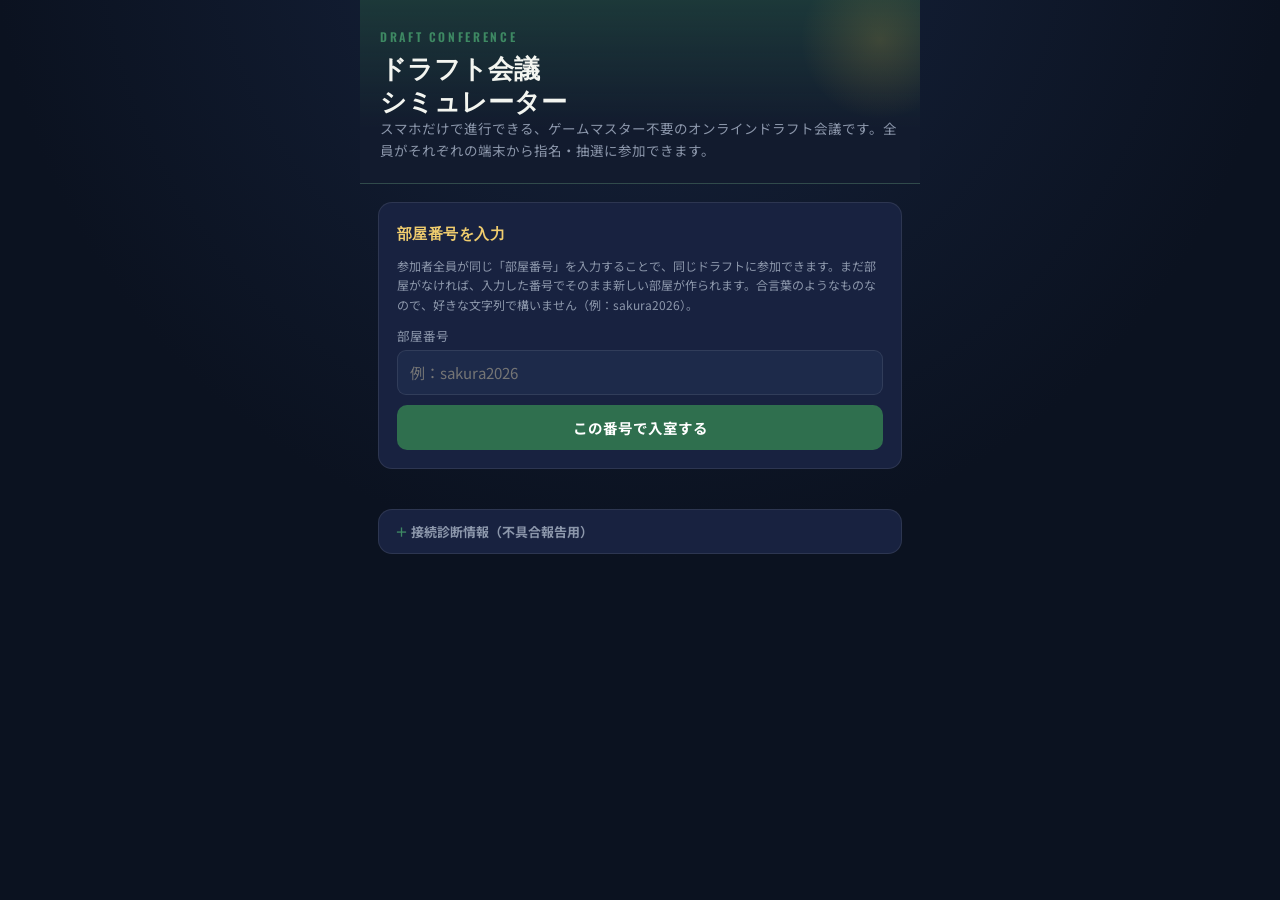
<file: index_02.html>
<!DOCTYPE html>
<html lang="ja">
<head>
<meta charset="UTF-8">
<meta name="viewport" content="width=device-width, initial-scale=1.0, maximum-scale=1.0">
<title>ドラフト会議シミュレーター</title>
<link rel="preconnect" href="https://fonts.googleapis.com">
<link rel="preconnect" href="https://fonts.gstatic.com" crossorigin>
<link href="https://fonts.googleapis.com/css2?family=Oswald:wght@500;600;700&family=Noto+Sans+JP:wght@400;500;700;900&display=swap" rel="stylesheet">
<style>
:root{
  --bg:#0b1220;
  --panel:#121b2e;
  --panel-2:#182240;
  --panel-3:#1d2a4a;
  --field:#2f6f4e;
  --field-light:#3e8963;
  --gold:#e3b341;
  --gold-soft:#f0cd6e;
  --text:#f3f5f0;
  --muted:#8c97ab;
  --danger:#d9534f;
  --border:rgba(255,255,255,0.09);
}
*{box-sizing:border-box;}
html,body{margin:0;padding:0;}
body{
  background:radial-gradient(circle at 50% -10%, #16233d 0%, var(--bg) 55%);
  color:var(--text);
  font-family:'Noto Sans JP',sans-serif;
  min-height:100vh;
  -webkit-font-smoothing:antialiased;
}
.disp{font-family:'Oswald','Noto Sans JP',sans-serif; letter-spacing:0.02em;}
#app{max-width:560px;margin:0 auto;padding:0 0 48px;min-height:100vh;}
.hero{
  padding:28px 20px 22px;
  background:
    linear-gradient(180deg, rgba(47,111,78,0.35), transparent 70%),
    var(--panel);
  border-bottom:1px solid var(--border);
  position:relative;
  overflow:hidden;
}
.hero::after{
  content:"";
  position:absolute; right:-40px; top:-40px; width:160px; height:160px;
  background:radial-gradient(circle, rgba(227,179,65,0.18), transparent 70%);
}
.eyebrow{
  font-family:'Oswald',sans-serif; font-size:12px; letter-spacing:0.22em;
  color:var(--field-light); text-transform:uppercase; font-weight:600;
}
.h1{font-family:'Oswald',sans-serif; font-size:26px; font-weight:700; margin:6px 0 2px; line-height:1.25;}
.sub{color:var(--muted); font-size:13.5px; line-height:1.6;}
.wrap{padding:18px 18px 8px;}
.card{
  background:var(--panel-2);
  border:1px solid var(--border);
  border-radius:14px;
  padding:18px;
  margin-bottom:14px;
}
.card h2{font-family:'Oswald',sans-serif; font-size:15px; font-weight:600; margin:0 0 12px; color:var(--gold-soft); letter-spacing:0.03em;}
label{display:block; font-size:12.5px; color:var(--muted); margin:10px 0 5px;}
input[type=text],input[type=number]{
  width:100%; background:var(--panel-3); border:1px solid var(--border); border-radius:9px;
  padding:11px 12px; color:var(--text); font-size:15px; font-family:inherit;
}
input:focus{outline:none; border-color:var(--field-light);}
.row{display:flex; gap:10px;}
.row > *{flex:1;}
button{
  font-family:'Noto Sans JP',sans-serif; font-weight:700; font-size:14.5px;
  border:none; border-radius:10px; padding:12px 16px; cursor:pointer;
  transition:transform .08s ease, opacity .15s ease;
}
button:active{transform:scale(0.97);}
button:disabled{opacity:0.4; cursor:not-allowed;}
.btn-primary{background:var(--field); color:#fff;}
.btn-primary:hover:not(:disabled){background:var(--field-light);}
.btn-gold{background:var(--gold); color:#26200a;}
.btn-ghost{background:transparent; border:1px solid var(--border); color:var(--text);}
.btn-danger{background:transparent; border:1px solid var(--danger); color:#ff8b87;}
.btn-block{width:100%; margin-top:10px;}
.btn-sm{padding:8px 12px; font-size:12.5px; border-radius:8px;}
.team-chip{
  display:flex; align-items:center; gap:8px;
  padding:11px 13px; border-radius:10px; border:1px solid var(--border);
  background:var(--panel-3); margin-bottom:8px; cursor:pointer;
}
.team-chip.mine{border-color:var(--gold); box-shadow:0 0 0 1px var(--gold) inset;}
.team-chip.taken{opacity:0.55; cursor:default;}
.dot{width:10px;height:10px;border-radius:50%; flex:none;}
.team-chip .name{font-weight:700; font-size:14.5px;}
.team-chip .meta{margin-left:auto; font-size:11.5px; color:var(--muted);}
.status-bar{
  position:sticky; top:0; z-index:5;
  background:rgba(11,18,32,0.92); backdrop-filter:blur(6px);
  border-bottom:1px solid var(--border);
  padding:12px 18px;
  display:flex; align-items:center; justify-content:space-between;
}
.status-bar .r{font-family:'Oswald',sans-serif; font-weight:700; font-size:17px; color:var(--gold-soft);}
.status-bar .p{font-size:12px; color:var(--muted); margin-top:1px;}
.badge{font-size:11px; padding:4px 9px; border-radius:100px; font-weight:700; letter-spacing:.02em;}
.badge.wait{background:rgba(140,151,171,0.18); color:var(--muted);}
.badge.turn{background:rgba(227,179,65,0.18); color:var(--gold-soft);}
.badge.go{background:rgba(62,137,99,0.22); color:var(--field-light);}
.player-list{max-height:280px; overflow-y:auto; border:1px solid var(--border); border-radius:10px; margin-top:8px;}
.group-header{
  position:sticky; top:0; z-index:1;
  font-family:'Oswald',sans-serif; font-size:11.5px; font-weight:600; letter-spacing:.06em;
  color:var(--gold-soft); background:var(--panel-3);
  padding:6px 12px; border-bottom:1px solid var(--border);
}
.player-item{
  display:flex; align-items:center; gap:10px; padding:10px 12px;
  border-bottom:1px solid var(--border); cursor:pointer;
}
.player-item:last-child{border-bottom:none;}
.player-item .pname{font-weight:700; font-size:14px;}
.player-item .ppos{font-size:11px; color:var(--muted);}
.player-item.selected{background:rgba(227,179,65,0.14); box-shadow:inset 3px 0 0 var(--gold);}
.player-item.taken{opacity:0.35; cursor:default;}
.picked-tag{margin-left:auto; font-size:10.5px; color:var(--muted);}
.submit-bar{margin-top:12px; display:flex; align-items:center; gap:10px;}
.submit-bar .sel-name{flex:1; font-size:13.5px; color:var(--muted);}
.turn-order{display:flex; flex-wrap:wrap; gap:6px; margin:10px 0 4px;}
.turn-pill{
  font-size:11.5px; padding:5px 10px; border-radius:100px; border:1px solid var(--border); color:var(--muted);
}
.turn-pill.active{background:var(--field); border-color:var(--field); color:#fff; font-weight:700;}
.turn-pill.done{opacity:0.4; text-decoration:line-through;}
.lottery-stage{
  text-align:center; padding:26px 16px; border-radius:14px;
  background:radial-gradient(circle at 50% 20%, rgba(227,179,65,0.16), transparent 65%), var(--panel-2);
  border:1px solid var(--border);
}
.lottery-stage .lot-label{font-family:'Oswald',sans-serif; font-size:12px; letter-spacing:.2em; color:var(--gold-soft); text-transform:uppercase;}
.lottery-stage .lot-player{font-size:22px; font-weight:900; margin:8px 0 14px;}
.lottery-slot{
  font-family:'Oswald',sans-serif; font-size:28px; font-weight:700;
  padding:18px 10px; border-radius:12px; background:var(--panel-3);
  border:2px solid var(--border); margin:10px 0 16px; min-height:38px;
}
.lottery-slot.winner{border-color:var(--gold); color:var(--gold-soft); box-shadow:0 0 22px rgba(227,179,65,0.35);}
.contenders{display:flex; flex-wrap:wrap; justify-content:center; gap:6px; margin-bottom:14px;}
.board-table{width:100%; border-collapse:collapse; font-size:12.5px;}
.board-table th,.board-table td{border:1px solid var(--border); padding:7px 8px; text-align:left; white-space:nowrap;}
.board-table th{background:var(--panel-3); font-family:'Oswald',sans-serif; font-weight:600; color:var(--gold-soft); position:sticky; top:0;}
.board-scroll{overflow:auto; max-height:340px; border-radius:10px; border:1px solid var(--border);}
.empty-cell{color:var(--muted);}
.toggle-link{color:var(--field-light); font-size:13px; font-weight:700; cursor:pointer; text-decoration:underline; text-underline-offset:3px;}
.note{font-size:12px; color:var(--muted); line-height:1.6; margin-top:6px;}
.divider{height:1px; background:var(--border); margin:16px 0;}
.add-section{padding:12px 16px;}
.add-section summary{
  cursor:pointer; font-size:13px; color:var(--muted); font-weight:700;
  list-style:none;
}
.add-section summary::-webkit-details-marker{display:none;}
.add-section summary::before{content:"＋ "; color:var(--field-light);}
.add-section[open] summary::before{content:"－ ";}
.foot-reset{text-align:center; margin-top:24px;}
.foot-reset .foot-link{color:var(--muted); font-size:12px; padding:9px 16px; border-radius:9px;}
.toast{
  position:fixed; left:50%; bottom:22px; transform:translateX(-50%);
  background:var(--panel-3); border:1px solid var(--border); color:var(--text);
  padding:12px 18px; border-radius:10px; font-size:13.5px; max-width:88%;
  box-shadow:0 8px 24px rgba(0,0,0,0.4); z-index:100; text-align:center;
  opacity:0; transition:opacity .2s ease;
}
.toast.show{opacity:1;}
.modal-overlay{
  position:fixed; inset:0; background:rgba(5,9,18,0.72);
  display:flex; align-items:center; justify-content:center; z-index:200; padding:20px;
}
.modal-box{
  background:var(--panel-2); border:1px solid var(--border); border-radius:14px;
  padding:20px; max-width:360px; width:100%;
}
.modal-box p{font-size:14.5px; line-height:1.6; margin:0 0 16px;}
.modal-box .row button{flex:1;}
</style>
</head>
<body>
<div id="app"><div class="wrap"><p class="sub">読み込み中...</p></div></div>
<script>
const TEAM_COLORS=['#e3b341','#3e8963','#d9534f','#5a9bdc','#b06ae2','#e2903e','#3ec6c6','#c6a15b','#8c97ab','#e2609e','#6ae28c','#9b7be2'];
const PRESET_PLAYERS=[
  ['森田ひかる','櫻坂46'],['大園玲','櫻坂46'],['松田里奈','櫻坂46'],['小池美波','櫻坂46'],
  ['田村保乃','櫻坂46'],['守屋麗奈','櫻坂46'],['藤吉夏鈴','櫻坂46'],['増本綺良','櫻坂46'],
  ['石森璃花','櫻坂46'],['大沼晶保','櫻坂46'],['遠藤光莉','櫻坂46'],['幸阪茉里乃','櫻坂46'],
  ['山﨑天','櫻坂46'],['中嶋優月','櫻坂46'],['遠藤理子','櫻坂46'],['小田倉麗奈','櫻坂46'],
  ['小島凪紗','櫻坂46'],['谷口愛季','櫻坂46'],['的野美青','櫻坂46'],['向井純葉','櫻坂46'],
  ['村井優','櫻坂46'],['村山美羽','櫻坂46'],['山下瞳月','櫻坂46'],['浅井恋乃未','櫻坂46'],
  ['勝又春','櫻坂46'],['稲熊ひな','櫻坂46'],['佐藤愛桜','櫻坂46'],['中川智尋','櫻坂46'],
  ['目黒陽色','櫻坂46'],['山川宇衣','櫻坂46'],['松本和子','櫻坂46'],['山田桃実','櫻坂46'],
  ['伊藤理々杏','乃木坂46'],['岩本蓮加','乃木坂46'],['遠藤さくら','乃木坂46'],['賀喜遥香','乃木坂46'],
  ['金川紗耶','乃木坂46'],['黒見明香','乃木坂46'],['柴田柚菜','乃木坂46'],['田村真佑','乃木坂46'],
  ['筒井あやめ','乃木坂46'],['林瑠奈','乃木坂46'],['弓木奈於','乃木坂46'],['五百城茉央','乃木坂46'],
  ['池田瑛紗','乃木坂46'],['一ノ瀬美空','乃木坂46'],['井上和','乃木坂46'],['岡本姫奈','乃木坂46'],
  ['小川彩','乃木坂46'],['奥田いろは','乃木坂46'],['川﨑桜','乃木坂46'],['菅原咲月','乃木坂46'],
  ['冨里奈央','乃木坂46'],['中西アルノ','乃木坂46'],['愛宕心響','乃木坂46'],['大越ひなの','乃木坂46'],
  ['小津玲奈','乃木坂46'],['海邉朱莉','乃木坂46'],['川端晃菜','乃木坂46'],['鈴木佑捺','乃木坂46'],
  ['瀬戸口心月','乃木坂46'],['長嶋凛桜','乃木坂46'],['増田三莉音','乃木坂46'],['森平麗心','乃木坂46'],
  ['矢田萌華','乃木坂46']
];
let roomCode=null, state=null, myId=null, lastStateStr=null;
let selectedPlayerId=null, showBoard=false, boardTaken=true;
const app=document.getElementById('app');
const uid=(p)=>p+'_'+Date.now().toString(36)+Math.random().toString(36).slice(2,7);
const esc=(s)=>String(s??'').replace(/[&<>"']/g,c=>({'&':'&amp;','<':'&lt;','>':'&gt;','"':'&quot;',"'":'&#39;'}[c]));

/* ▼▼ 主催者が作成したFirebase Realtime DatabaseのURLに書き換え済み ▼▼ */
const FIREBASE_URL='https://idol-draft-default-rtdb.asia-southeast1.firebasedatabase.app';
/* ▲▲ ここまで ▲▲ */

function sanitizeRoomCode(s){
  return String(s||'').trim().replace(/[\s\/\\'"]/g,'').slice(0,24);
}
function roomUrl(){ return `${FIREBASE_URL}/rooms/${encodeURIComponent(roomCode)}.json`; }
function identityKey(){ return `idol_draft_identity:${roomCode}`; }

const dbg={
  lastGet:{ok:null, at:null, len:null, err:null},
  lastSet:{ok:null, at:null, len:null, err:null},
  lastPoll:{ok:null, at:null, changed:null, err:null},
  pollCount:0
};
function nowStr(){ return new Date().toLocaleTimeString('ja-JP'); }

let toastTimer=null;
function showToast(msg){
  let el=document.getElementById('__toast');
  if(!el){ el=document.createElement('div'); el.id='__toast'; el.className='toast'; document.body.appendChild(el); }
  el.textContent=msg;
  el.classList.add('show');
  clearTimeout(toastTimer);
  toastTimer=setTimeout(()=>{ el.classList.remove('show'); }, 2600);
}
function showConfirm(msg, okLabel, cancelLabel){
  return new Promise((resolve)=>{
    const overlay=document.createElement('div');
    overlay.className='modal-overlay';
    overlay.innerHTML=`<div class="modal-box">
      <p>${esc(msg)}</p>
      <div class="row">
        <button class="btn-ghost" id="__mc-cancel">${esc(cancelLabel||'キャンセル')}</button>
        <button class="btn-danger" id="__mc-ok" style="border:1px solid var(--danger);">${esc(okLabel||'実行')}</button>
      </div>
    </div>`;
    document.body.appendChild(overlay);
    const cleanup=(result)=>{ overlay.remove(); resolve(result); };
    overlay.querySelector('#__mc-ok').addEventListener('click', ()=>cleanup(true));
    overlay.querySelector('#__mc-cancel').addEventListener('click', ()=>cleanup(false));
    overlay.addEventListener('click',(e)=>{ if(e.target===overlay) cleanup(false); });
  });
}

function loadIdentity(){
  if(!roomCode) return null;
  try{ const raw=localStorage.getItem(identityKey()); return raw?JSON.parse(raw):null; }catch(e){ return null; }
}
function saveIdentityLocal(){
  if(!roomCode) return;
  try{ localStorage.setItem(identityKey(), JSON.stringify(myId)); }catch(e){}
}
function clearIdentityLocal(){
  if(!roomCode) return;
  try{ localStorage.removeItem(identityKey()); }catch(e){}
}
function loadLastRoom(){
  try{ return localStorage.getItem('idol_draft_last_room')||''; }catch(e){ return ''; }
}
function saveLastRoom(code){
  try{ localStorage.setItem('idol_draft_last_room', code); }catch(e){}
}

async function refreshState(){
  if(!roomCode){ state=null; return; }
  try{
    const res=await fetch(roomUrl(), {headers:{'Accept':'application/json'}});
    if(!res.ok) throw new Error(`HTTP ${res.status}`);
    const text=await res.text();
    state = (text && text!=='null') ? JSON.parse(text) : null;
    lastStateStr = text;
    dbg.lastGet={ok:true, at:nowStr(), len:text?text.length:0, err:null};
  }catch(e){
    state=null;
    dbg.lastGet={ok:false, at:nowStr(), len:null, err:(e&&e.message)||String(e)};
  }
}
async function saveState(){
  try{
    const body=JSON.stringify(state);
    const res=await fetch(roomUrl(), {method:'PUT', headers:{'Content-Type':'application/json'}, body});
    if(!res.ok) throw new Error(`HTTP ${res.status}`);
    lastStateStr=body;
    dbg.lastSet={ok:true, at:nowStr(), len:body.length, err:null};
  }catch(e){
    dbg.lastSet={ok:false, at:nowStr(), len:null, err:(e&&e.message)||String(e)};
    showToast('保存に失敗しました。通信状況を確認してもう一度お試しください。');
  }
}
async function pollLoop(){
  if(!roomCode) return;
  dbg.pollCount++;
  try{
    const res=await fetch(roomUrl(), {headers:{'Accept':'application/json'}});
    if(!res.ok) throw new Error(`HTTP ${res.status}`);
    const text=await res.text();
    const changed=(text!==lastStateStr);
    dbg.lastPoll={ok:true, at:nowStr(), changed, err:null};
    if(changed){ lastStateStr=text; state=(text && text!=='null')?JSON.parse(text):null; render(); }
    else{ updateDebugPanelInPlace(); }
  }catch(e){
    dbg.lastPoll={ok:false, at:nowStr(), changed:null, err:(e&&e.message)||String(e)};
    updateDebugPanelInPlace();
  }
}

function assignPick(teamId, playerId, round, method){
  const player=state.players.find(p=>p.id===playerId);
  player.status='taken'; player.ownerTeamId=teamId; player.round=round;
  state.log.push({round, teamId, playerId, method, ts:Date.now()});
}
function teamById(id){ return state.teams.find(t=>t.id===id); }
function playerById(id){ return state.players.find(p=>p.id===id); }

/* ---------- actions ---------- */
async function createRoom(teamCount, totalRounds){
  const teams=[];
  for(let i=1;i<=teamCount;i++){
    teams.push({id:uid('team'), name:`${i}球団目`, claimedBy:null, color:TEAM_COLORS[(i-1)%TEAM_COLORS.length]});
  }
  const players=PRESET_PLAYERS.map(([name,pos])=>({id:uid('p'), name, pos, status:'available', ownerTeamId:null, round:null}));
  state={
    version:1, createdAt:Date.now(), settings:{teamCount, totalRounds},
    teams, players, phase:'setup', round:1,
    round1:{submissions:{}, pendingTeamIds:teams.map(t=>t.id), lotteryQueue:[], currentLottery:null},
    waiverOrder:[], turnIndex:0, log:[]
  };
  await saveState();
  render();
}
function stateLostGuard(){
  if(!state){ showToast('通信状況によりデータを取得できませんでした。もう一度お試しください。'); render(); return true; }
  return false;
}
async function claimTeam(teamId, nickname, teamName){
  if(!nickname.trim()) return showToast('ニックネームを入力してください');
  try{
    await refreshState();
    if(stateLostGuard()) return;
    const team=teamById(teamId);
    if(!team) return showToast('チームが見つかりません。画面を更新してください。');
    if(team.claimedBy && team.claimedBy!==nickname.trim()) return showToast('このチームはすでに他の人が担当しています');
    team.claimedBy=nickname.trim();
    if(teamName && teamName.trim()) team.name=teamName.trim();
    myId={nickname:nickname.trim(), teamId};
    saveIdentityLocal();
    await saveState(); render();
  }catch(e){ showToast('エラーが発生しました。もう一度お試しください。'); }
}
async function releaseTeam(){
  if(!myId) return;
  try{
    await refreshState();
    if(stateLostGuard()) return;
    const team=teamById(myId.teamId);
    if(team && team.claimedBy===myId.nickname) team.claimedBy=null;
    myId=null; clearIdentityLocal();
    await saveState(); render();
  }catch(e){ showToast('エラーが発生しました。もう一度お試しください。'); }
}
async function addPlayer(name, pos){
  if(!name.trim()) return showToast('選手名を入力してください');
  try{
    await refreshState();
    if(stateLostGuard()) return;
    if(state.players.some(p=>p.name===name.trim())) return showToast('同名の選手がすでに登録されています');
    state.players.push({id:uid('p'), name:name.trim(), pos:(pos||'').trim(), status:'available', ownerTeamId:null, round:null});
    await saveState(); render();
  }catch(e){ showToast('エラーが発生しました。もう一度お試しください。'); }
}
async function startDraft(){
  try{
    await refreshState();
    if(stateLostGuard()) return;
    if(state.phase!=='setup'){ showToast('すでに他の人がドラフトを開始しています。画面を更新します。'); render(); return; }
    const unclaimed=state.teams.filter(t=>!t.claimedBy);
    if(unclaimed.length>0 && !(await showConfirm(`${unclaimed.length}球団が未確定です。空席のまま始めますか？`, '始める'))) return;
    // 確認ダイアログを待っている間に他の人が開始している可能性があるため再確認
    await refreshState();
    if(stateLostGuard()) return;
    if(state.phase!=='setup'){ showToast('すでに他の人がドラフトを開始しています。画面を更新します。'); render(); return; }
    const claimed=state.teams.filter(t=>t.claimedBy);
    if(claimed.length<2) return showToast('参加チームが2球団以上必要です');
    if(state.players.length<claimed.length) return showToast('選手プールが不足しています。参加球団数以上の選手を登録してください。');
    state.phase='round1_submit'; state.round=1;
    state.round1.pendingTeamIds=claimed.map(t=>t.id);
    state.round1.submissions={}; state.round1.lotteryQueue=[]; state.round1.currentLottery=null;
    await saveState(); render();
  }catch(e){ showToast('エラーが発生しました。もう一度お試しください。'); }
}
async function submitRound1(){
  if(!selectedPlayerId) return showToast('選手を選択してください');
  try{
    await refreshState();
    if(stateLostGuard()) return;
    if(state.phase!=='round1_submit'){ showToast('状況が変わりました。画面を更新します。'); render(); return; }
    if(!myId||!state.round1.pendingTeamIds.includes(myId.teamId)){ showToast('現在、あなたの球団は1巡目の指名対象ではありません。'); render(); return; }
    if(state.round1.submissions[myId.teamId]) { showToast('すでに提出済みです'); render(); return; }
    const p=playerById(selectedPlayerId);
    if(!p||p.status!=='available'){ showToast('その選手は選択できません'); selectedPlayerId=null; render(); return; }
    state.round1.submissions[myId.teamId]=selectedPlayerId;
    selectedPlayerId=null;
    await saveState(); render();
  }catch(e){ showToast('エラーが発生しました。もう一度お試しください。'); }
}
async function revealRound1(){
  try{
    await refreshState();
    if(stateLostGuard()) return;
    const pend=state.round1.pendingTeamIds, subs=state.round1.submissions;
    if(pend.some(t=>!subs[t])){ showToast('まだ全球団の提出が揃っていません'); render(); return; }
    const groups={};
    pend.forEach(tid=>{ const pid=subs[tid]; (groups[pid]=groups[pid]||[]).push(tid); });
    const queue=[];
    Object.entries(groups).forEach(([pid,tids])=>{
      if(tids.length===1) assignPick(tids[0], pid, 1, 'normal');
      else queue.push({playerId:pid, contendingTeamIds:tids, winnerTeamId:null});
    });
    const stillPending=[];
    queue.forEach(q=>q.contendingTeamIds.forEach(t=>{ if(!stillPending.includes(t)) stillPending.push(t); }));
    state.round1.pendingTeamIds=stillPending;
    state.round1.submissions={};
    if(queue.length>0){ state.round1.lotteryQueue=queue; state.round1.currentLottery=queue[0]; state.phase='lottery'; }
    else if(stillPending.length===0){ finishRound1(); }
    await saveState(); render();
  }catch(e){ showToast('エラーが発生しました。もう一度お試しください。'); }
}
function finishRound1(){
  const claimed=state.teams.filter(t=>t.claimedBy).map(t=>t.id);
  const order=[...claimed];
  for(let i=order.length-1;i>0;i--){ const j=Math.floor(Math.random()*(i+1)); [order[i],order[j]]=[order[j],order[i]]; }
  state.waiverOrder=order; state.round=2; state.turnIndex=0;
  state.phase = state.settings.totalRounds>=2 ? 'snake_pick' : 'finished';
}
let lotteryDrawing=false;
async function drawLottery(){
  if(lotteryDrawing) return;
  try{
    await refreshState();
    if(stateLostGuard()) return;
    if(state.phase!=='lottery'||!state.round1.currentLottery) { render(); return; }
    lotteryDrawing=true;
    const {contendingTeamIds}=state.round1.currentLottery;
    const slot=document.getElementById('lot-slot');
    const drawBtn=document.getElementById('lot-draw-btn');
    if(drawBtn) drawBtn.disabled=true;
    let ticks=0;
    const timer=setInterval(()=>{
      if(!slot){ clearInterval(timer); return; }
      const t=teamById(contendingTeamIds[Math.floor(Math.random()*contendingTeamIds.length)]);
      slot.textContent=t?t.name:'???';
      ticks++;
      if(ticks>14){
        clearInterval(timer);
        finalizeLottery();
      }
    },90);
  }catch(e){ lotteryDrawing=false; showToast('エラーが発生しました。もう一度お試しください。'); }
}
async function finalizeLottery(){
  try{
    await refreshState();
    if(stateLostGuard()){ lotteryDrawing=false; return; }
    const cur=state.round1.currentLottery;
    const winnerId=cur.contendingTeamIds[Math.floor(Math.random()*cur.contendingTeamIds.length)];
    assignPick(winnerId, cur.playerId, 1, 'lottery');
    cur.winnerTeamId=winnerId;
    state.round1.pendingTeamIds=state.round1.pendingTeamIds.filter(t=>t!==winnerId);
    await saveState();
    const slot=document.getElementById('lot-slot');
    if(slot){ slot.textContent=teamById(winnerId).name; slot.classList.add('winner'); }
    setTimeout(async ()=>{
      try{
        lotteryDrawing=false;
        await refreshState();
        if(stateLostGuard()) return;
        state.round1.lotteryQueue.shift();
        if(state.round1.lotteryQueue.length>0){ state.round1.currentLottery=state.round1.lotteryQueue[0]; state.phase='lottery'; }
        else if(state.round1.pendingTeamIds.length>0){ state.phase='round1_submit'; state.round1.currentLottery=null; }
        else { finishRound1(); }
        await saveState(); render();
      }catch(e){ showToast('エラーが発生しました。画面を更新してください。'); }
    }, 1300);
    render();
  }catch(e){ lotteryDrawing=false; showToast('エラーが発生しました。もう一度お試しください。'); }
}
async function submitSnakePick(){
  if(!selectedPlayerId) return showToast('選手を選択してください');
  try{
    await refreshState();
    if(stateLostGuard()) return;
    if(state.phase!=='snake_pick') { showToast('状況が変わりました。画面を更新します。'); render(); return; }
    const curTeam=state.waiverOrder[state.turnIndex];
    if(!myId||myId.teamId!==curTeam){ showToast('あなたの番ではありません'); render(); return; }
    const p=playerById(selectedPlayerId);
    if(!p||p.status!=='available'){ showToast('その選手は選択できません'); selectedPlayerId=null; render(); return; }
    assignPick(curTeam, selectedPlayerId, state.round, 'normal');
    selectedPlayerId=null;
    state.turnIndex++;
    if(state.turnIndex>=state.waiverOrder.length){
      state.turnIndex=0; state.round++;
      if(state.round>state.settings.totalRounds) state.phase='finished';
    }
    await saveState(); render();
  }catch(e){ showToast('エラーが発生しました。もう一度お試しください。'); }
}
async function resetRoom(){
  if(!(await showConfirm('このドラフト全体をリセットします。よろしいですか？', 'リセットする'))) return;
  try{ await fetch(roomUrl(), {method:'DELETE'}); }catch(e){}
  clearIdentityLocal();
  roomCode=null; state=null; myId=null; lastStateStr=null;
  render();
}
async function enterRoom(codeRaw){
  const code=sanitizeRoomCode(codeRaw);
  if(!code) return showToast('部屋番号を入力してください');
  roomCode=code;
  saveLastRoom(code);
  myId=loadIdentity();
  await refreshState();
  render();
}
function leaveRoom(){
  try{ localStorage.removeItem('idol_draft_last_room'); }catch(e){}
  roomCode=null; state=null; myId=null; lastStateStr=null; selectedPlayerId=null; showBoard=false;
  render();
}

/* ---------- rendering helpers ---------- */
function myTeam(){ return myId ? teamById(myId.teamId) : null; }
function amClaimedHere(){ if(!myId||!state) return false; const t=teamById(myId.teamId); return !!(t && t.claimedBy===myId.nickname); }

function groupByAffiliation(players){
  const groups={};
  const order=[];
  players.forEach(p=>{
    const key=p.pos && p.pos.trim() ? p.pos.trim() : 'その他';
    if(!groups[key]){ groups[key]=[]; order.push(key); }
    groups[key].push(p);
  });
  order.sort((a,b)=> a==='その他' ? 1 : b==='その他' ? -1 : a.localeCompare(b,'ja'));
  return order.map(k=>({affiliation:k, players:groups[k]}));
}
function playerListHTML(idPrefix, selectable){
  const available=state.players.filter(p=>p.status==='available');
  const taken=state.players.filter(p=>p.status==='taken');
  let html=`<div class="player-list" id="${idPrefix}-list">`;
  groupByAffiliation(available).forEach(g=>{
    html+=`<div class="group-header">${esc(g.affiliation)}</div>`;
    g.players.forEach(p=>{
      html+=`<div class="player-item ${selectedPlayerId===p.id?'selected':''}" data-act="select-player" data-id="${p.id}">
        <div><div class="pname">${esc(p.name)}</div>${p.pos?`<div class="ppos">${esc(p.pos)}</div>`:''}</div>
      </div>`;
    });
  });
  if(available.length===0) html+=`<div style="padding:14px;color:var(--muted);font-size:13px;">指名可能な選手がいません。選手を追加してください。</div>`;
  html+='</div>';
  if(taken.length>0){
    html+=`<div class="note">指名済み: ${taken.map(p=>esc(p.name)).join('、')}</div>`;
  }
  return html;
}
function boardHTML(){
  const rounds=[...new Set(state.log.map(l=>l.round))].sort((a,b)=>a-b);
  const teams=state.teams.filter(t=>t.claimedBy || state.log.some(l=>l.teamId===t.id));
  if(state.log.length===0) return `<p class="note">まだ指名結果がありません。</p>`;
  let html=`<div class="board-scroll"><table class="board-table"><thead><tr><th>巡</th>`;
  teams.forEach(t=>html+=`<th>${esc(t.name)}</th>`);
  html+='</tr></thead><tbody>';
  const maxRound = Math.max(...rounds, state.round);
  for(let r=1;r<=maxRound;r++){
    html+=`<tr><td>${r}</td>`;
    teams.forEach(t=>{
      const pick=state.log.find(l=>l.round===r && l.teamId===t.id);
      if(pick){
        const p=playerById(pick.playerId);
        html+=`<td>${esc(p?p.name:'?')}${pick.method==='lottery'?' 🎯':''}</td>`;
      } else html+=`<td class="empty-cell">—</td>`;
    });
    html+='</tr>';
  }
  html+='</tbody></table></div>';
  return html;
}
function statusBarHTML(){
  let rlabel='', plabel='', badge='';
  if(state.phase==='setup'){ rlabel='準備中'; plabel='参加登録・選手登録'; badge='<span class="badge wait">SETUP</span>'; }
  else if(state.phase==='round1_submit'){
    rlabel='1巡目'; const done=Object.keys(state.round1.submissions).length; const total=state.round1.pendingTeamIds.length;
    plabel=`指名提出 ${done}/${total}`; badge='<span class="badge wait">入力中</span>';
  } else if(state.phase==='lottery'){ rlabel='1巡目'; plabel='競合抽選'; badge='<span class="badge turn">抽選</span>'; }
  else if(state.phase==='snake_pick'){
    rlabel=`${state.round}巡目`; const t=teamById(state.waiverOrder[state.turnIndex]);
    plabel=`${t?t.name:''} の番です`; badge='<span class="badge go">進行中</span>';
  } else if(state.phase==='finished'){ rlabel='終了'; plabel='ドラフト会議 完了'; badge='<span class="badge go">FIN</span>'; }
  return `<div class="status-bar"><div><div class="r disp">${rlabel}</div><div class="p">部屋番号: ${esc(roomCode)}｜${plabel}</div></div>${badge}</div>`;
}

/* ---------- screens ---------- */
function renderRoomGate(){
  app.innerHTML=`
  <div class="hero">
    <div class="eyebrow disp">DRAFT CONFERENCE</div>
    <div class="h1">ドラフト会議<br>シミュレーター</div>
    <div class="sub">スマホだけで進行できる、ゲームマスター不要のオンラインドラフト会議です。全員がそれぞれの端末から指名・抽選に参加できます。</div>
  </div>
  <div class="wrap">
    <div class="card">
      <h2>部屋番号を入力</h2>
      <p class="note">参加者全員が同じ「部屋番号」を入力することで、同じドラフトに参加できます。まだ部屋がなければ、入力した番号でそのまま新しい部屋が作られます。合言葉のようなものなので、好きな文字列で構いません（例：sakura2026）。</p>
      <label>部屋番号</label>
      <input type="text" id="in-roomcode" value="${esc(loadLastRoom())}" placeholder="例：sakura2026">
      <button class="btn-primary btn-block" data-act="enter-room">この番号で入室する</button>
    </div>
  </div>`;
}
function renderCreateRoom(){
  app.innerHTML=`
  <div class="hero">
    <div class="eyebrow disp">DRAFT CONFERENCE</div>
    <div class="h1">ドラフト会議<br>シミュレーター</div>
    <div class="sub">部屋番号「${esc(roomCode)}」はまだ作られていません。設定を決めてこの番号で部屋を作成しましょう。</div>
  </div>
  <div class="wrap">
    <div class="card">
      <h2>新しいドラフトを開始</h2>
      <label>参加チーム数</label>
      <input type="number" id="in-teamcount" value="10" min="2" max="12">
      <label>全体の巡数（何巡まで行うか）</label>
      <input type="number" id="in-rounds" value="5" min="1" max="15">
      <button class="btn-primary btn-block" data-act="create-room">この設定でドラフトを作成する</button>
      <p class="note">選手プールには固定リスト(${PRESET_PLAYERS.length}人)が自動で登録されます。作成後、参加者は同じ部屋番号「${esc(roomCode)}」を入力してから自分の球団を選びます。</p>
      <button class="btn-ghost btn-block" data-act="leave-room">別の部屋番号を使う</button>
    </div>
  </div>`;
}
function renderJoinScreen(){
  const teams=state.teams;
  let html=`${statusBarHTML()}<div class="wrap">`;
  html+=`<div class="card"><h2>参加登録</h2>
    <label>ニックネーム</label>
    <input type="text" id="in-nick" value="${myId?esc(myId.nickname):''}" placeholder="例：たなか">
    <p class="note">担当したい球団をタップしてください。空いている球団のみ選べます。</p>`;
  teams.forEach(t=>{
    const claimed=!!t.claimedBy;
    html+=`<div class="team-chip ${claimed?'taken':''}" ${claimed?'':`data-act="claim-team" data-id="${t.id}"`}>
      <div class="dot" style="background:${t.color}"></div>
      <div class="name">${esc(t.name)}</div>
      <div class="meta">${claimed?'担当: '+esc(t.claimedBy):'空席'}</div>
    </div>`;
  });
  html+=`</div>`;
  if(state.phase==='setup'){
    html+=`<div class="card"><h2>登録済み選手 (${state.players.length}人)</h2>${playerPoolListHTML()}</div>
    ${playerPoolAddSectionHTML()}
    <button class="btn-gold btn-block" data-act="start-draft">全員揃ったらドラフト開始</button>`;
  } else {
    html+=`<div class="card"><h2>ドラフトはすでに進行中です</h2><p class="note">担当球団を選ぶと途中から参加できます。</p></div>`;
  }
  html+=`<div class="foot-reset"><button class="btn-ghost foot-link" data-act="leave-room">別のコードを使う/入り直す</button> <button class="btn-ghost foot-link" data-act="reset-room">この部屋をリセットする</button></div></div>`;
  app.innerHTML=html;
}
function playerPoolFormHTML(){
  return `<label>選手名</label><input type="text" id="in-pname" placeholder="例：山田太郎">
  <label>所属（任意）</label><input type="text" id="in-ppos" placeholder="例：櫻坂46">
  <button class="btn-primary btn-block" data-act="add-player">選手を追加</button>`;
}
function playerPoolAddSectionHTML(){
  return `<details class="card add-section">
    <summary>選手を追加登録する（任意・予備）</summary>
    <div style="margin-top:10px;">${playerPoolFormHTML()}</div>
  </details>`;
}
function playerPoolListHTML(){
  if(state.players.length===0) return `<p class="note">まだ選手が登録されていません。参加者みんなで自由に候補選手を追加していきましょう。</p>`;
  let html=`<div class="player-list">`;
  groupByAffiliation(state.players).forEach(g=>{
    html+=`<div class="group-header">${esc(g.affiliation)}</div>`;
    g.players.forEach(p=>{
      html+=`<div class="player-item ${p.status==='taken'?'taken':''}">
        <div><div class="pname">${esc(p.name)}</div>${p.pos?`<div class="ppos">${esc(p.pos)}</div>`:''}</div>
        ${p.status==='taken'?`<div class="picked-tag">${esc(teamById(p.ownerTeamId)?.name||'')}が指名</div>`:''}
      </div>`;
    });
  });
  html+='</div>';
  return html;
}
function renderSetupScreen(){
  let html=`${statusBarHTML()}<div class="wrap">
  <div class="card"><h2>あなたの球団：${esc(myTeam().name)}</h2>
    <p class="note">担当: ${esc(myId.nickname)}</p>
    <button class="btn-ghost btn-sm" data-act="release-team">担当を解除する</button>
  </div>
  <div class="card"><h2>参加球団 (${state.teams.filter(t=>t.claimedBy).length}/${state.teams.length})</h2>
    ${state.teams.map(t=>`<div class="team-chip ${t.id===myId.teamId?'mine':''} ${t.claimedBy?'':'taken'}">
      <div class="dot" style="background:${t.color}"></div><div class="name">${esc(t.name)}</div>
      <div class="meta">${t.claimedBy?esc(t.claimedBy):'空席'}</div></div>`).join('')}
  </div>
  <div class="card"><h2>登録済み選手 (${state.players.length}人)</h2>${playerPoolListHTML()}</div>
  ${playerPoolAddSectionHTML()}
  <button class="btn-gold btn-block" data-act="start-draft">ドラフト開始</button>
  <div class="foot-reset"><button class="btn-ghost foot-link" data-act="leave-room">別のコードを使う/入り直す</button> <button class="btn-ghost foot-link" data-act="reset-room">この部屋をリセットする</button></div>
  </div>`;
  app.innerHTML=html;
}
function renderRound1Submit(){
  const submitted=!!state.round1.submissions[myId.teamId];
  const done=Object.keys(state.round1.submissions).length, total=state.round1.pendingTeamIds.length;
  let html=`${statusBarHTML()}<div class="wrap">
  <div class="card">
    <h2>1巡目 指名（${esc(myTeam().name)}）</h2>
    ${submitted?`<p class="sub">提出しました。他球団の入力を待っています（${done}/${total}）。</p>`:`
    <p class="note">全球団が同時に1人を指名します。他球団の選択は締切まで見えません。重複した場合はこの後の画面で抽選になります。</p>
    <input type="text" id="filter-r1" placeholder="選手を検索" oninput="filterPlayers('r1-list', this.value)">
    ${playerListHTML('r1', true)}
    <div class="submit-bar">
      <div class="sel-name">${selectedPlayerId?'選択中: '+esc(playerById(selectedPlayerId)?.name||''):'選手を選んでください'}</div>
      <button class="btn-primary" data-act="submit-r1" ${selectedPlayerId?'':'disabled'}>指名を提出</button>
    </div>`}
  </div>
  <div class="card">
    <h2>提出状況</h2>
    <div class="turn-order">${state.round1.pendingTeamIds.map(tid=>{
      const t=teamById(tid); const ok=!!state.round1.submissions[tid];
      return `<span class="turn-pill ${ok?'done':''}">${esc(t.name)}${ok?' ✓':''}</span>`;
    }).join('')}</div>
    <button class="btn-gold btn-block" data-act="reveal-r1" ${done<total?'disabled':''}>${done<total?'全員の提出を待っています':'開封して結果発表'}</button>
  </div>
  ${boardToggleHTML()}
  </div>`;
  app.innerHTML=html;
}
function renderLottery(){
  const cur=state.round1.currentLottery;
  const player=playerById(cur.playerId);
  let html=`${statusBarHTML()}<div class="wrap">
  <div class="lottery-stage">
    <div class="lot-label disp">競合指名・抽選</div>
    <div class="lot-player">${esc(player.name)}</div>
    <div class="contenders">${cur.contendingTeamIds.map(tid=>`<span class="turn-pill">${esc(teamById(tid).name)}</span>`).join('')}</div>
    <div class="lottery-slot disp ${cur.winnerTeamId?'winner':''}" id="lot-slot">${cur.winnerTeamId?esc(teamById(cur.winnerTeamId).name):'?'}</div>
    ${cur.winnerTeamId?`<p class="sub">${esc(teamById(cur.winnerTeamId).name)} が交渉権を獲得しました！</p>`:
      `<button class="btn-gold" id="lot-draw-btn" data-act="draw-lottery">抽選を引く</button>`}
  </div>
  ${boardToggleHTML()}
  </div>`;
  app.innerHTML=html;
}
function renderSnakePick(){
  const curTeamId=state.waiverOrder[state.turnIndex];
  const myTurn=myId.teamId===curTeamId;
  let html=`${statusBarHTML()}<div class="wrap">
  <div class="card">
    <h2>指名順</h2>
    <div class="turn-order">${state.waiverOrder.map((tid,i)=>{
      const t=teamById(tid);
      return `<span class="turn-pill ${i===state.turnIndex?'active':''}">${esc(t.name)}</span>`;
    }).join('')}</div>
  </div>
  <div class="card">
    ${myTurn?`
    <h2>あなたの番です（${esc(myTeam().name)}）</h2>
    <input type="text" id="filter-sn" placeholder="選手を検索" oninput="filterPlayers('sn-list', this.value)">
    ${playerListHTML('sn', true)}
    <div class="submit-bar">
      <div class="sel-name">${selectedPlayerId?'選択中: '+esc(playerById(selectedPlayerId)?.name||''):'選手を選んでください'}</div>
      <button class="btn-primary" data-act="submit-sn" ${selectedPlayerId?'':'disabled'}>この選手を指名</button>
    </div>` : `
    <h2>${esc(teamById(curTeamId).name)} が選考中...</h2>
    <p class="note">自分の番になったらこの画面から選手を指名できます。</p>`}
  </div>
  ${boardToggleHTML()}
  </div>`;
  app.innerHTML=html;
}
function renderFinished(){
  let html=`${statusBarHTML()}<div class="wrap">
  <div class="card"><h2>ドラフト会議 終了</h2><p class="sub">お疲れ様でした！全${state.round-1}巡の指名が完了しました。</p></div>
  <div class="card"><h2>最終ドラフトボード</h2>${boardHTML()}</div>
  <div class="foot-reset"><button class="btn-ghost foot-link" data-act="reset-room">新しいドラフトを始める</button></div>
  </div>`;
  app.innerHTML=html;
}
function boardToggleHTML(){
  return `<div class="card">
    <span class="toggle-link" data-act="toggle-board">${showBoard?'ドラフトボードを閉じる ▲':'ドラフトボードを見る ▼'}</span>
    ${showBoard?`<div style="margin-top:12px;">${boardHTML()}</div>`:''}
  </div>`;
}
function filterPlayers(listId, q){
  const list=document.getElementById(listId);
  if(!list) return;
  const query=q.trim().toLowerCase();
  const children=Array.from(list.children);
  let lastHeader=null, headerHasVisible=false;
  children.forEach(el=>{
    if(el.classList.contains('group-header')){
      if(lastHeader) lastHeader.style.display = headerHasVisible ? '' : 'none';
      lastHeader=el; headerHasVisible=false;
      return;
    }
    const name=el.querySelector('.pname')?.textContent.toLowerCase()||'';
    const visible=name.includes(query);
    el.style.display = visible ? '' : 'none';
    if(visible) headerHasVisible=true;
  });
  if(lastHeader) lastHeader.style.display = headerHasVisible ? '' : 'none';
}

/* ---------- master render ---------- */
let dbgPanelOpen=false;
function debugPanelHTML(){
  const g=dbg.lastGet, s=dbg.lastSet, p=dbg.lastPoll;
  const everSaved = s.ok===true;
  const getLine = g.ok===null ? '未実行'
    : g.ok ? `成功 (${g.at} / ${g.len}文字)`
    : everSaved
      ? `⚠️ 取得エラー (${g.at}) — ${esc(g.err||'')}`
      : `取得エラー (${g.at}) — この部屋番号がまだ誰にも作成されていない場合は正常な表示です`;
  return `<div class="wrap"><details class="card add-section" id="__dbg" ${dbgPanelOpen?'open':''}>
    <summary>接続診断情報（不具合報告用）</summary>
    <div style="margin-top:10px;font-size:12px;color:var(--muted);line-height:1.9;">
      保存先: Firebase Realtime Database<br>
      部屋番号: <b style="color:var(--text)">${esc(roomCode||'（未設定）')}</b><br>
      この端末でこの部屋を作成/保存したことがあるか: <b style="color:var(--text)">${everSaved?'はい':'いいえ'}</b><br>
      読み込み(get): ${getLine}<br>
      保存(set): ${s.ok===null?'未実行':(s.ok?`成功 (${s.at} / ${s.len}文字)`:`失敗 (${s.at}) — ${esc(s.err||'')}`)}<br>
      自動更新ポーリング: ${p.ok===null?'未実行':(p.ok?`OK (${p.at} / 変化:${p.changed?'あり':'なし'})`:`失敗 (${p.at}) — ${esc(p.err||'')}`)}　実行回数:${dbg.pollCount}
    </div>
  </details></div>`;
}
function bindDebugToggle(){
  const el=document.getElementById('__dbg');
  if(el) el.addEventListener('toggle', ()=>{ dbgPanelOpen=el.open; });
}
function appendDebugPanel(){
  const old=document.getElementById('__dbg-wrap');
  if(old) old.remove();
  const div=document.createElement('div');
  div.id='__dbg-wrap';
  div.innerHTML=debugPanelHTML();
  app.appendChild(div);
  bindDebugToggle();
}
function updateDebugPanelInPlace(){
  const wrap=document.getElementById('__dbg-wrap');
  if(wrap){ wrap.innerHTML=debugPanelHTML(); bindDebugToggle(); }
}
function render(){
  if(!roomCode){ renderRoomGate(); }
  else if(!state){ renderCreateRoom(); }
  else if(!amClaimedHere()){ renderJoinScreen(); }
  else if(state.phase==='setup') renderSetupScreen();
  else if(state.phase==='round1_submit') renderRound1Submit();
  else if(state.phase==='lottery') renderLottery();
  else if(state.phase==='snake_pick') renderSnakePick();
  else if(state.phase==='finished') renderFinished();
  appendDebugPanel();
}

/* ---------- delegated events ---------- */
app.addEventListener('click', (e)=>{
  const el=e.target.closest('[data-act]');
  if(!el) return;
  const act=el.dataset.act, id=el.dataset.id;
  if(act==='enter-room'){
    const code=document.getElementById('in-roomcode').value;
    enterRoom(code);
  } else if(act==='leave-room'){ leaveRoom(); }
  else if(act==='create-room'){
    const tc=parseInt(document.getElementById('in-teamcount').value,10)||10;
    const rd=parseInt(document.getElementById('in-rounds').value,10)||5;
    createRoom(Math.max(2,Math.min(12,tc)), Math.max(1,Math.min(15,rd)));
  } else if(act==='claim-team'){
    const nick=document.getElementById('in-nick').value;
    claimTeam(id, nick);
  } else if(act==='release-team'){ showConfirm('担当を解除しますか？','解除する').then(ok=>{ if(ok) releaseTeam(); }); }
  else if(act==='add-player'){
    const n=document.getElementById('in-pname'), p=document.getElementById('in-ppos');
    addPlayer(n.value, p.value); n.value=''; p.value='';
  } else if(act==='start-draft'){ startDraft(); }
  else if(act==='select-player'){
    selectedPlayerId=id;
    document.querySelectorAll('.player-item').forEach(elm=>elm.classList.remove('selected'));
    el.classList.add('selected');
    document.querySelectorAll('.submit-bar .sel-name').forEach(s=>s.textContent='選択中: '+ (playerById(id)?.name||''));
    document.querySelectorAll('.submit-bar button').forEach(b=>b.disabled=false);
  } else if(act==='submit-r1'){ submitRound1(); }
  else if(act==='reveal-r1'){ revealRound1(); }
  else if(act==='draw-lottery'){ drawLottery(); }
  else if(act==='submit-sn'){ submitSnakePick(); }
  else if(act==='toggle-board'){ showBoard=!showBoard; render(); }
  else if(act==='reset-room'){ resetRoom(); }
});

/* ---------- init ---------- */
(async function init(){
  const last=loadLastRoom();
  if(last){
    await enterRoom(last);
  } else {
    render();
  }
  setInterval(pollLoop, 2500);
})();
</script>
</body>
</html>
</file>
